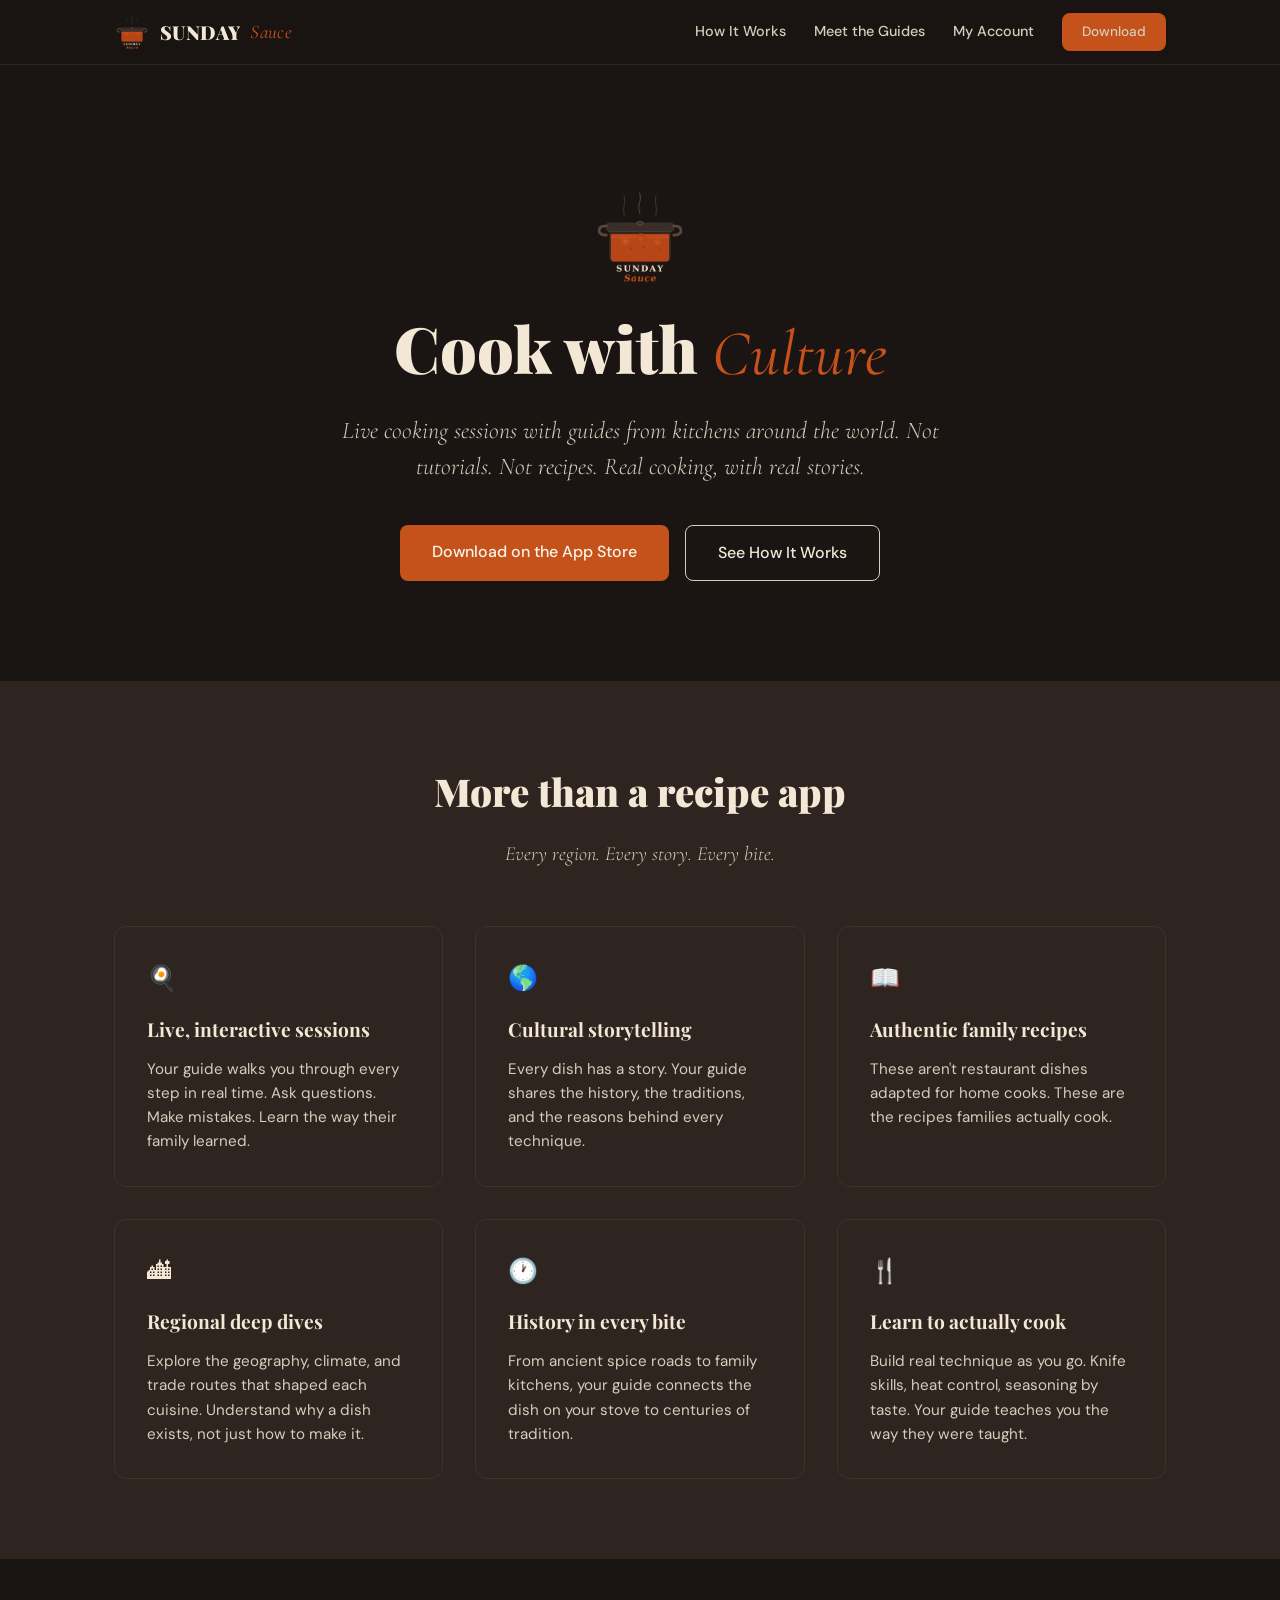
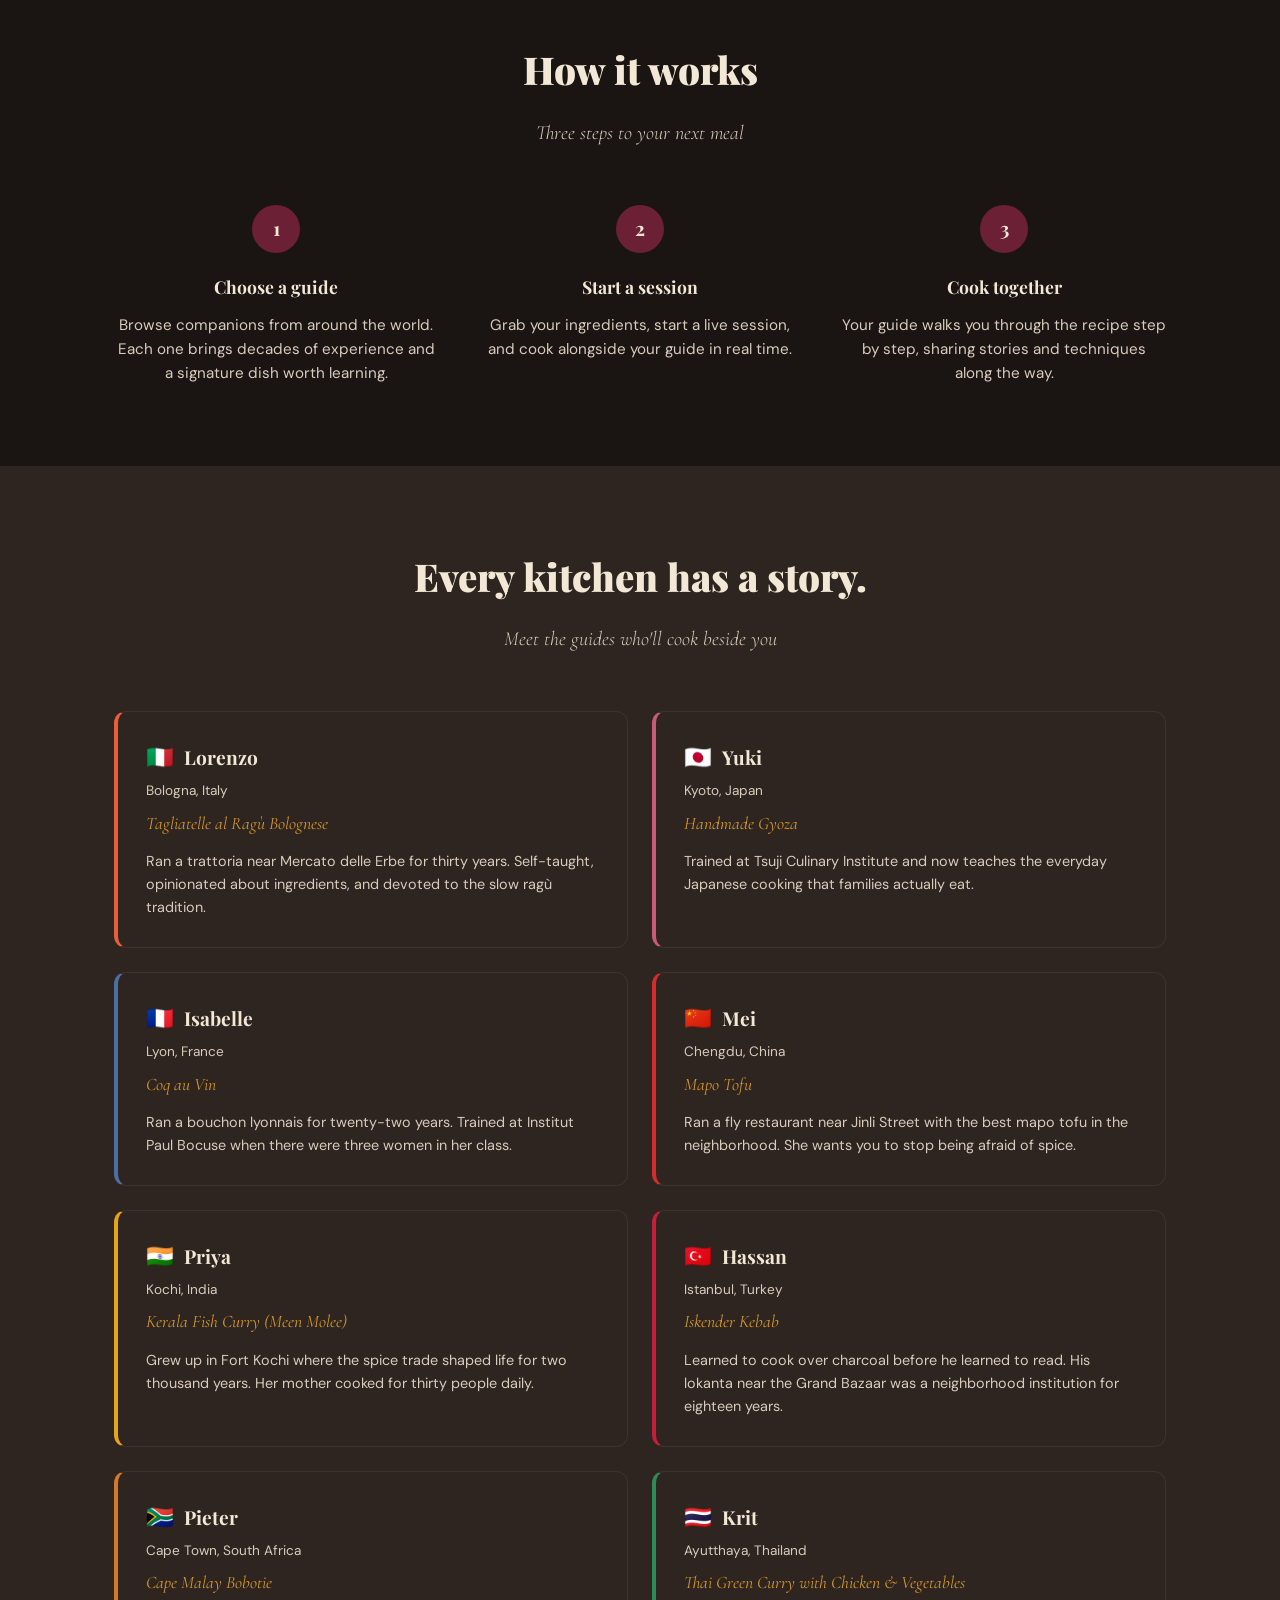
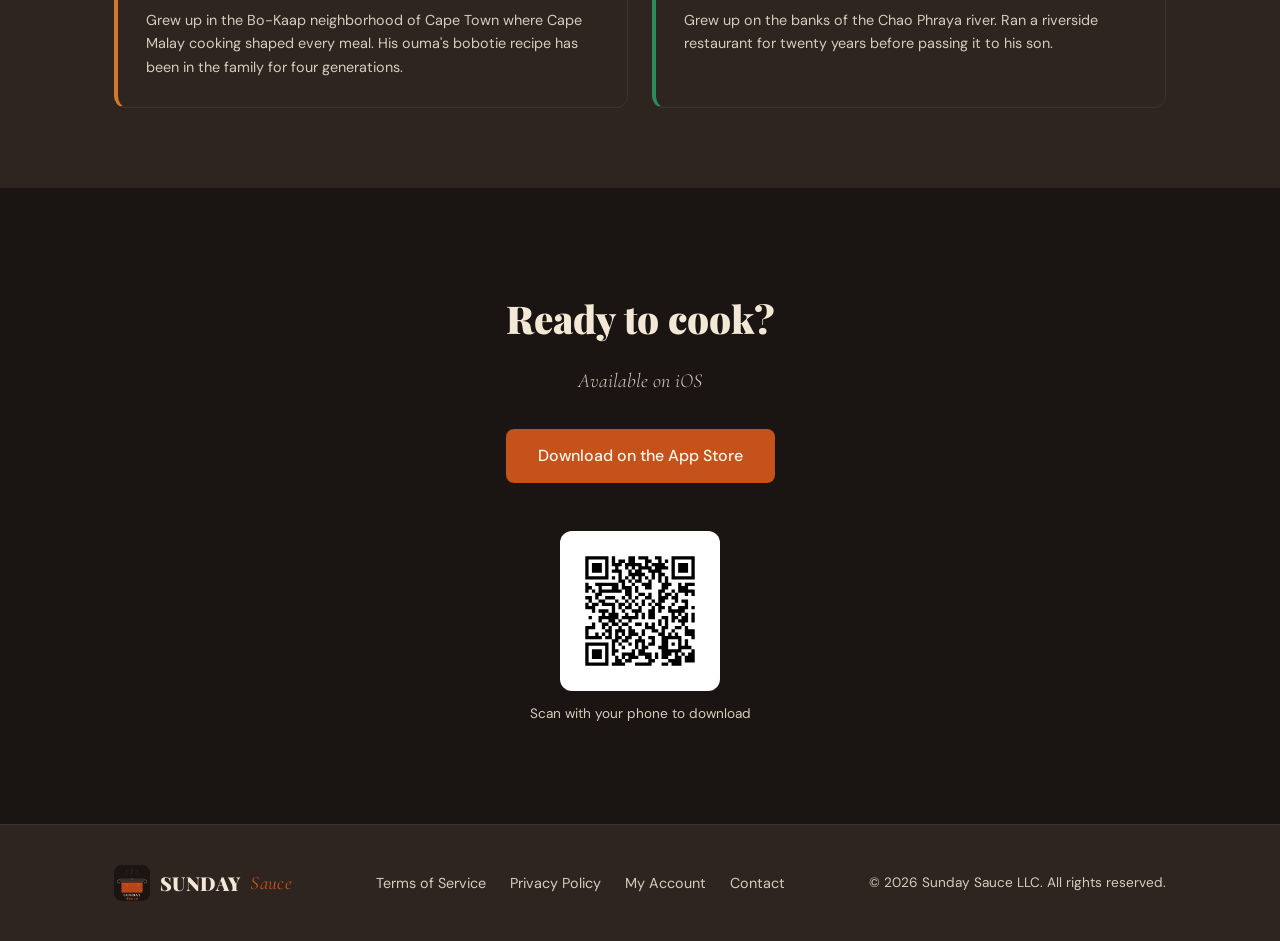
<file: index.html>
<!DOCTYPE html>
<html lang="en">
<head>
  <meta charset="UTF-8">
  <meta name="viewport" content="width=device-width, initial-scale=1.0">
  <title>Sunday Sauce | Cook with Culture</title>
  <meta name="description" content="Live interactive cooking sessions with guides from kitchens around the world. Authentic family recipes with cultural storytelling. Not tutorials. Real cooking, with real stories.">
  <meta name="keywords" content="cooking app, cultural cooking, live cooking sessions, authentic recipes, AI cooking guide, international cuisine">
  <link rel="canonical" href="https://sundaysauce.app/">

  <!-- Open Graph -->
  <meta property="og:type" content="website">
  <meta property="og:url" content="https://sundaysauce.app/">
  <meta property="og:title" content="Sunday Sauce | Cook with Culture">
  <meta property="og:description" content="Live interactive cooking sessions with guides from kitchens around the world. Authentic family recipes with cultural storytelling.">
  <meta property="og:image" content="https://sundaysauce.app/assets/icon.png">
  <meta property="og:site_name" content="Sunday Sauce">

  <!-- Twitter -->
  <meta name="twitter:card" content="summary">
  <meta name="twitter:title" content="Sunday Sauce | Cook with Culture">
  <meta name="twitter:description" content="Live interactive cooking sessions with guides from kitchens around the world.">
  <meta name="twitter:image" content="https://sundaysauce.app/assets/icon.png">

  <link rel="icon" type="image/png" href="assets/icon.png">
  <link rel="stylesheet" href="css/styles.css">

  <!-- Structured Data -->
  <script type="application/ld+json">
  {
    "@context": "https://schema.org",
    "@type": "MobileApplication",
    "name": "Sunday Sauce",
    "operatingSystem": "iOS",
    "applicationCategory": "FoodApplication",
    "description": "Live interactive cooking sessions with AI guides from kitchens around the world. Authentic family recipes with cultural storytelling.",
    "offers": {
      "@type": "Offer",
      "price": "0",
      "priceCurrency": "USD"
    },
    "author": {
      "@type": "Organization",
      "name": "Sunday Sauce LLC",
      "email": "sundaysauceapp@gmail.com",
      "url": "https://sundaysauce.app"
    }
  }
  </script>
</head>
<body>

  <!-- Header -->
  <header class="site-header">
    <div class="container header-inner">
      <a href="/" class="logo"><img src="assets/logo.png" alt="Sunday Sauce logo">SUNDAY <span>Sauce</span></a>
      <input type="checkbox" id="nav-toggle" class="nav-toggle" aria-label="Toggle navigation">
      <label for="nav-toggle" class="nav-toggle-label"><span></span></label>
      <nav class="nav-links">
        <a href="#how-it-works">How It Works</a>
        <a href="#guides">Meet the Guides</a>
        <a href="account.html">My Account</a>
        <a href="https://apps.apple.com/us/app/sunday-sauce/id6761085075" class="btn-primary" style="padding: 8px 20px; font-size: 0.85rem;">Download</a>
      </nav>
    </div>
  </header>

  <main>

    <!-- Hero -->
    <section class="hero">
      <div class="container">
        <img src="assets/logo.png" alt="Sunday Sauce" style="width: 100px; height: 100px; border-radius: 16px; margin: 0 auto 28px;">
        <h1>Cook with <em>Culture</em></h1>
        <p class="hero-sub">Live cooking sessions with guides from kitchens around the world. Not tutorials. Not recipes. Real cooking, with real stories.</p>
        <div class="hero-actions">
          <a href="https://apps.apple.com/us/app/sunday-sauce/id6761085075" class="btn-primary">Download on the App Store</a>
          <a href="#how-it-works" class="btn-secondary">See How It Works</a>
        </div>
      </div>
    </section>

    <!-- What It Is -->
    <section class="section" style="background: var(--smoke);">
      <div class="container">
        <h2 class="section-title">More than a recipe app</h2>
        <p class="section-subtitle">Every region. Every story. Every bite.</p>
        <div class="features-grid">
          <div class="feature-card">
            <div class="icon">&#127859;</div>
            <h3>Live, interactive sessions</h3>
            <p>Your guide walks you through every step in real time. Ask questions. Make mistakes. Learn the way their family learned.</p>
          </div>
          <div class="feature-card">
            <div class="icon">&#127758;</div>
            <h3>Cultural storytelling</h3>
            <p>Every dish has a story. Your guide shares the history, the traditions, and the reasons behind every technique.</p>
          </div>
          <div class="feature-card">
            <div class="icon">&#128214;</div>
            <h3>Authentic family recipes</h3>
            <p>These aren't restaurant dishes adapted for home cooks. These are the recipes families actually cook.</p>
          </div>
        </div>
        <div class="features-grid" style="margin-top: 32px;">
          <div class="feature-card">
            <div class="icon">&#127961;</div>
            <h3>Regional deep dives</h3>
            <p>Explore the geography, climate, and trade routes that shaped each cuisine. Understand why a dish exists, not just how to make it.</p>
          </div>
          <div class="feature-card">
            <div class="icon">&#128336;</div>
            <h3>History in every bite</h3>
            <p>From ancient spice roads to family kitchens, your guide connects the dish on your stove to centuries of tradition.</p>
          </div>
          <div class="feature-card">
            <div class="icon">&#127860;</div>
            <h3>Learn to actually cook</h3>
            <p>Build real technique as you go. Knife skills, heat control, seasoning by taste. Your guide teaches you the way they were taught.</p>
          </div>
        </div>
      </div>
    </section>

    <!-- How It Works -->
    <section id="how-it-works" class="section">
      <div class="container">
        <h2 class="section-title">How it works</h2>
        <p class="section-subtitle">Three steps to your next meal</p>
        <div class="steps-grid">
          <div class="step">
            <div class="step-number">1</div>
            <h3>Choose a guide</h3>
            <p>Browse companions from around the world. Each one brings decades of experience and a signature dish worth learning.</p>
          </div>
          <div class="step">
            <div class="step-number">2</div>
            <h3>Start a session</h3>
            <p>Grab your ingredients, start a live session, and cook alongside your guide in real time.</p>
          </div>
          <div class="step">
            <div class="step-number">3</div>
            <h3>Cook together</h3>
            <p>Your guide walks you through the recipe step by step, sharing stories and techniques along the way.</p>
          </div>
        </div>
      </div>
    </section>

    <!-- Meet the Guides -->
    <section id="guides" class="section" style="background: var(--smoke);">
      <div class="container">
        <h2 class="section-title">Every kitchen has a story.</h2>
        <p class="section-subtitle">Meet the guides who'll cook beside you</p>
        <div class="guides-grid">

          <div class="guide-card" style="border-left-color: #E85D3A;">
            <div class="guide-header">
              <span class="guide-flag">&#127470;&#127481;</span>
              <span class="guide-name">Lorenzo</span>
            </div>
            <div class="guide-location">Bologna, Italy</div>
            <div class="guide-dish">Tagliatelle al Rag&ugrave; Bolognese</div>
            <p class="guide-bio">Ran a trattoria near Mercato delle Erbe for thirty years. Self-taught, opinionated about ingredients, and devoted to the slow rag&ugrave; tradition.</p>
          </div>

          <div class="guide-card" style="border-left-color: #C75B7A;">
            <div class="guide-header">
              <span class="guide-flag">&#127471;&#127477;</span>
              <span class="guide-name">Yuki</span>
            </div>
            <div class="guide-location">Kyoto, Japan</div>
            <div class="guide-dish">Handmade Gyoza</div>
            <p class="guide-bio">Trained at Tsuji Culinary Institute and now teaches the everyday Japanese cooking that families actually eat.</p>
          </div>

          <div class="guide-card" style="border-left-color: #4A6FA5;">
            <div class="guide-header">
              <span class="guide-flag">&#127467;&#127479;</span>
              <span class="guide-name">Isabelle</span>
            </div>
            <div class="guide-location">Lyon, France</div>
            <div class="guide-dish">Coq au Vin</div>
            <p class="guide-bio">Ran a bouchon lyonnais for twenty-two years. Trained at Institut Paul Bocuse when there were three women in her class.</p>
          </div>

          <div class="guide-card" style="border-left-color: #D42C2C;">
            <div class="guide-header">
              <span class="guide-flag">&#127464;&#127475;</span>
              <span class="guide-name">Mei</span>
            </div>
            <div class="guide-location">Chengdu, China</div>
            <div class="guide-dish">Mapo Tofu</div>
            <p class="guide-bio">Ran a fly restaurant near Jinli Street with the best mapo tofu in the neighborhood. She wants you to stop being afraid of spice.</p>
          </div>

          <div class="guide-card" style="border-left-color: #E8A317;">
            <div class="guide-header">
              <span class="guide-flag">&#127470;&#127475;</span>
              <span class="guide-name">Priya</span>
            </div>
            <div class="guide-location">Kochi, India</div>
            <div class="guide-dish">Kerala Fish Curry (Meen Molee)</div>
            <p class="guide-bio">Grew up in Fort Kochi where the spice trade shaped life for two thousand years. Her mother cooked for thirty people daily.</p>
          </div>

          <div class="guide-card" style="border-left-color: #C41E3A;">
            <div class="guide-header">
              <span class="guide-flag">&#127481;&#127479;</span>
              <span class="guide-name">Hassan</span>
            </div>
            <div class="guide-location">Istanbul, Turkey</div>
            <div class="guide-dish">Iskender Kebab</div>
            <p class="guide-bio">Learned to cook over charcoal before he learned to read. His lokanta near the Grand Bazaar was a neighborhood institution for eighteen years.</p>
          </div>

          <div class="guide-card" style="border-left-color: #D4782A;">
            <div class="guide-header">
              <span class="guide-flag">&#127487;&#127462;</span>
              <span class="guide-name">Pieter</span>
            </div>
            <div class="guide-location">Cape Town, South Africa</div>
            <div class="guide-dish">Cape Malay Bobotie</div>
            <p class="guide-bio">Grew up in the Bo-Kaap neighborhood of Cape Town where Cape Malay cooking shaped every meal. His ouma's bobotie recipe has been in the family for four generations.</p>
          </div>

          <div class="guide-card" style="border-left-color: #2E8B57;">
            <div class="guide-header">
              <span class="guide-flag">&#127481;&#127469;</span>
              <span class="guide-name">Krit</span>
            </div>
            <div class="guide-location">Ayutthaya, Thailand</div>
            <div class="guide-dish">Thai Green Curry with Chicken &amp; Vegetables</div>
            <p class="guide-bio">Grew up on the banks of the Chao Phraya river. Ran a riverside restaurant for twenty years before passing it to his son.</p>
          </div>

        </div>
      </div>
    </section>

    <!-- Download CTA -->
    <section id="download" class="cta-section">
      <div class="container">
        <h2>Ready to cook?</h2>
        <p>Available on iOS</p>
        <a href="https://apps.apple.com/us/app/sunday-sauce/id6761085075" class="btn-primary">Download on the App Store</a>
        <div class="qr-block">
          <img src="assets/appstore-qr.svg" alt="Scan to download Sunday Sauce from the App Store" class="qr-code">
          <p class="qr-hint">Scan with your phone to download</p>
        </div>
      </div>
    </section>

  </main>

  <!-- Footer -->
  <footer class="site-footer">
    <div class="container footer-inner">
      <span class="logo"><img src="assets/logo.png" alt="Sunday Sauce logo">SUNDAY <span>Sauce</span></span>
      <nav class="footer-links">
        <a href="terms.html">Terms of Service</a>
        <a href="privacy.html">Privacy Policy</a>
        <a href="account.html">My Account</a>
        <a href="mailto:sundaysauceapp@gmail.com">Contact</a>
      </nav>
      <span class="footer-copy">&copy; 2026 Sunday Sauce LLC. All rights reserved.</span>
    </div>
  </footer>

</body>
</html>
</file>
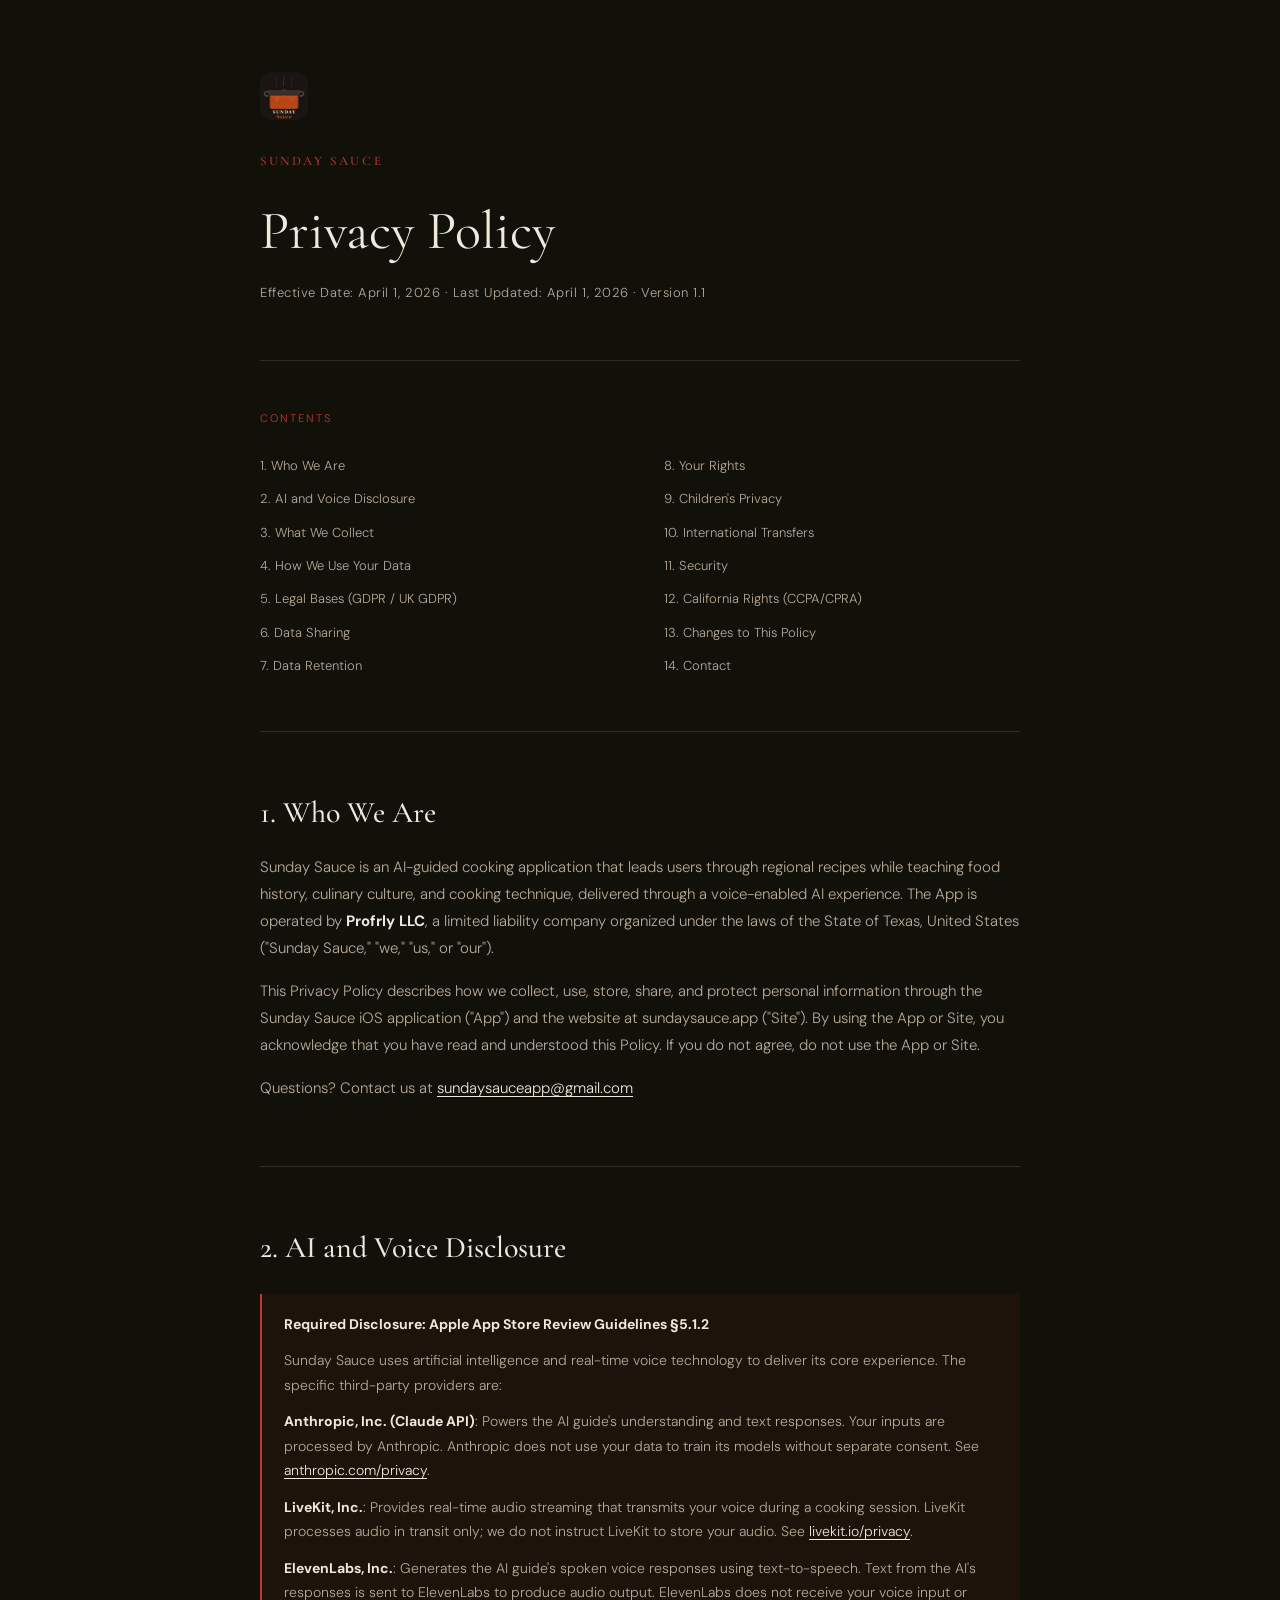
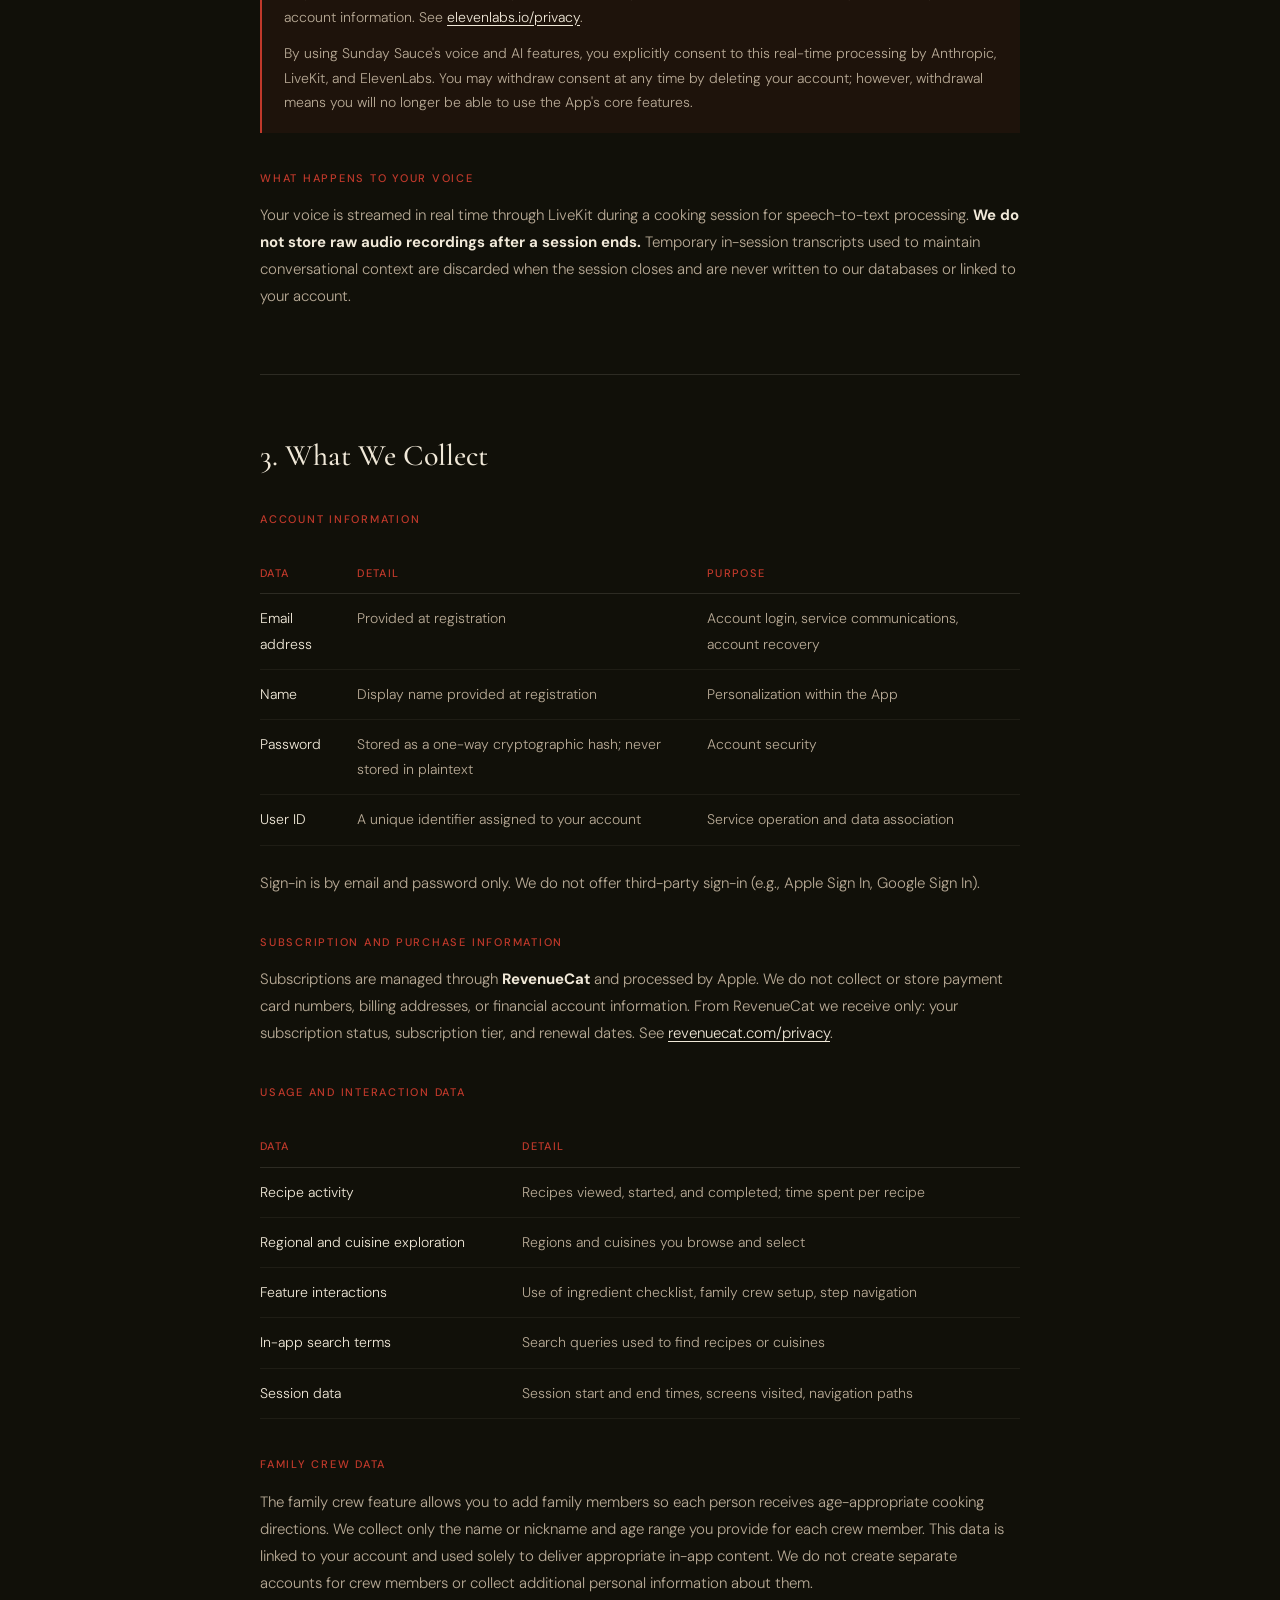
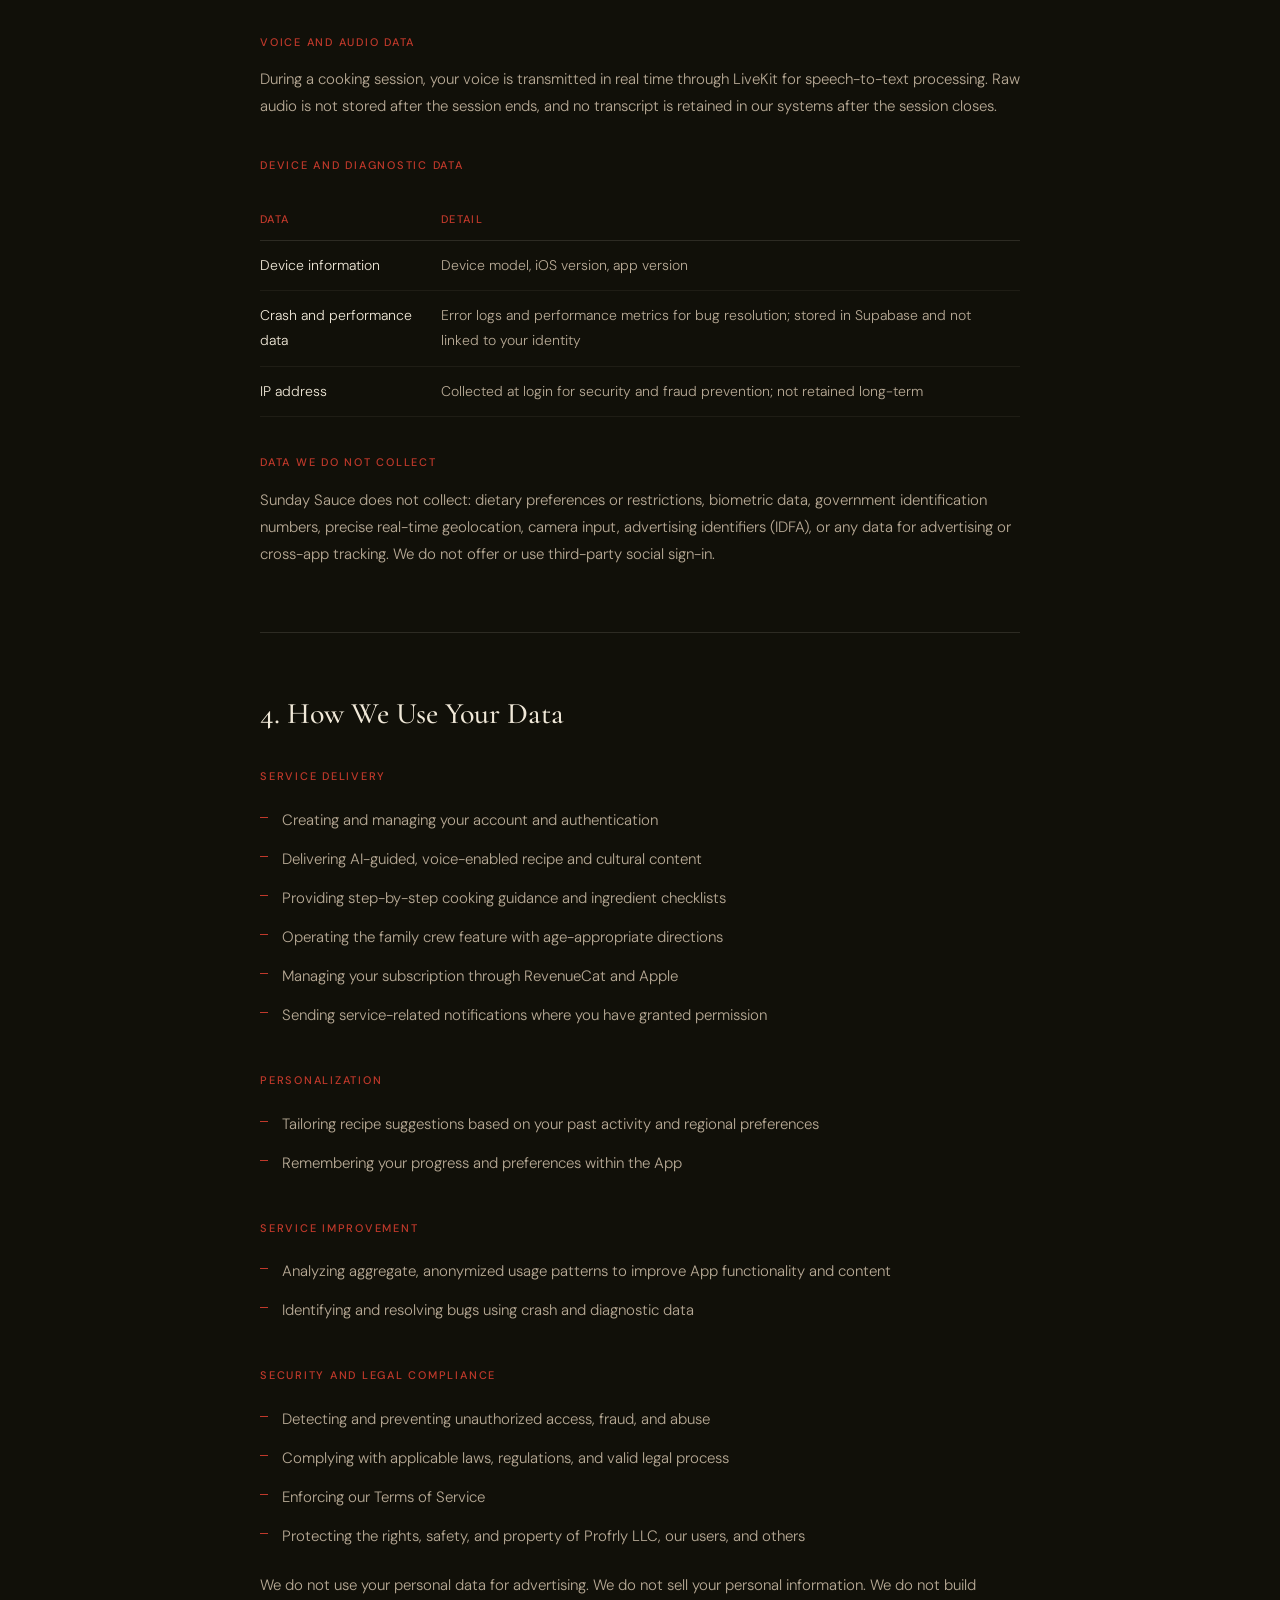
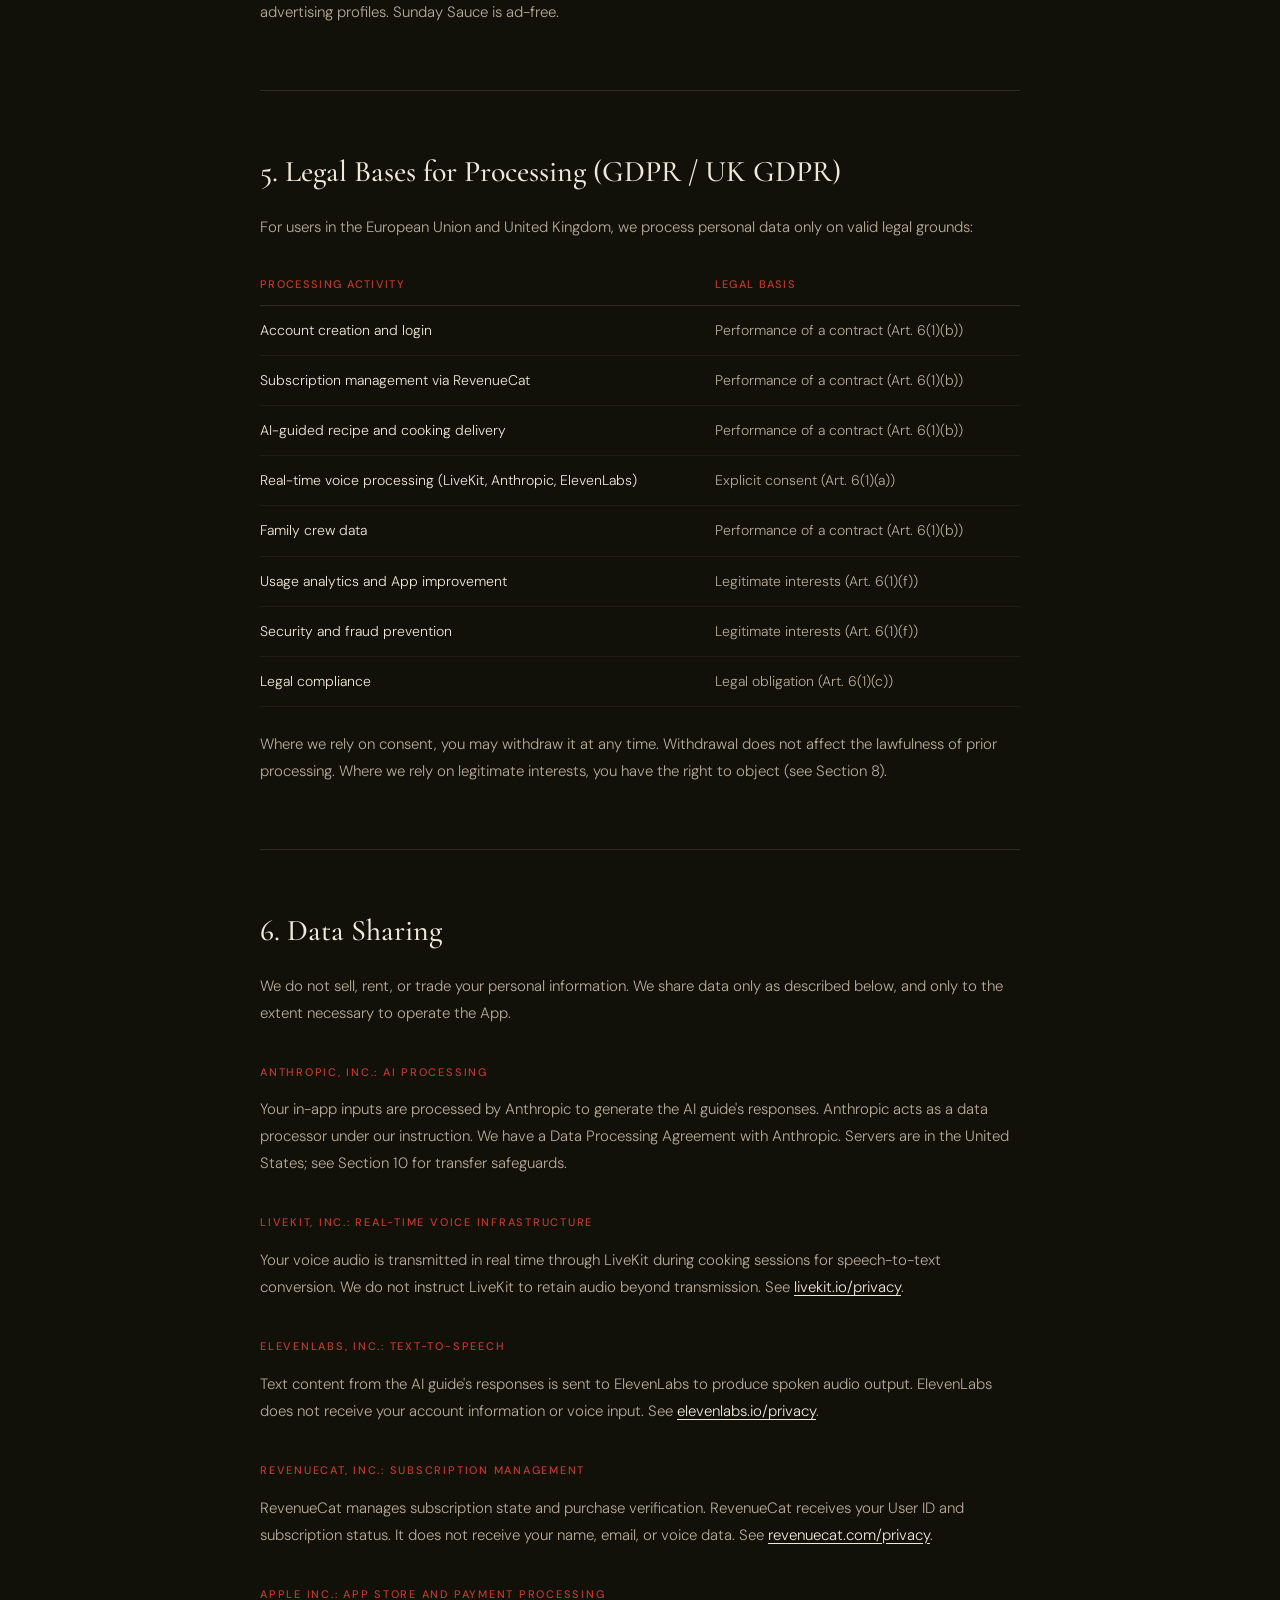
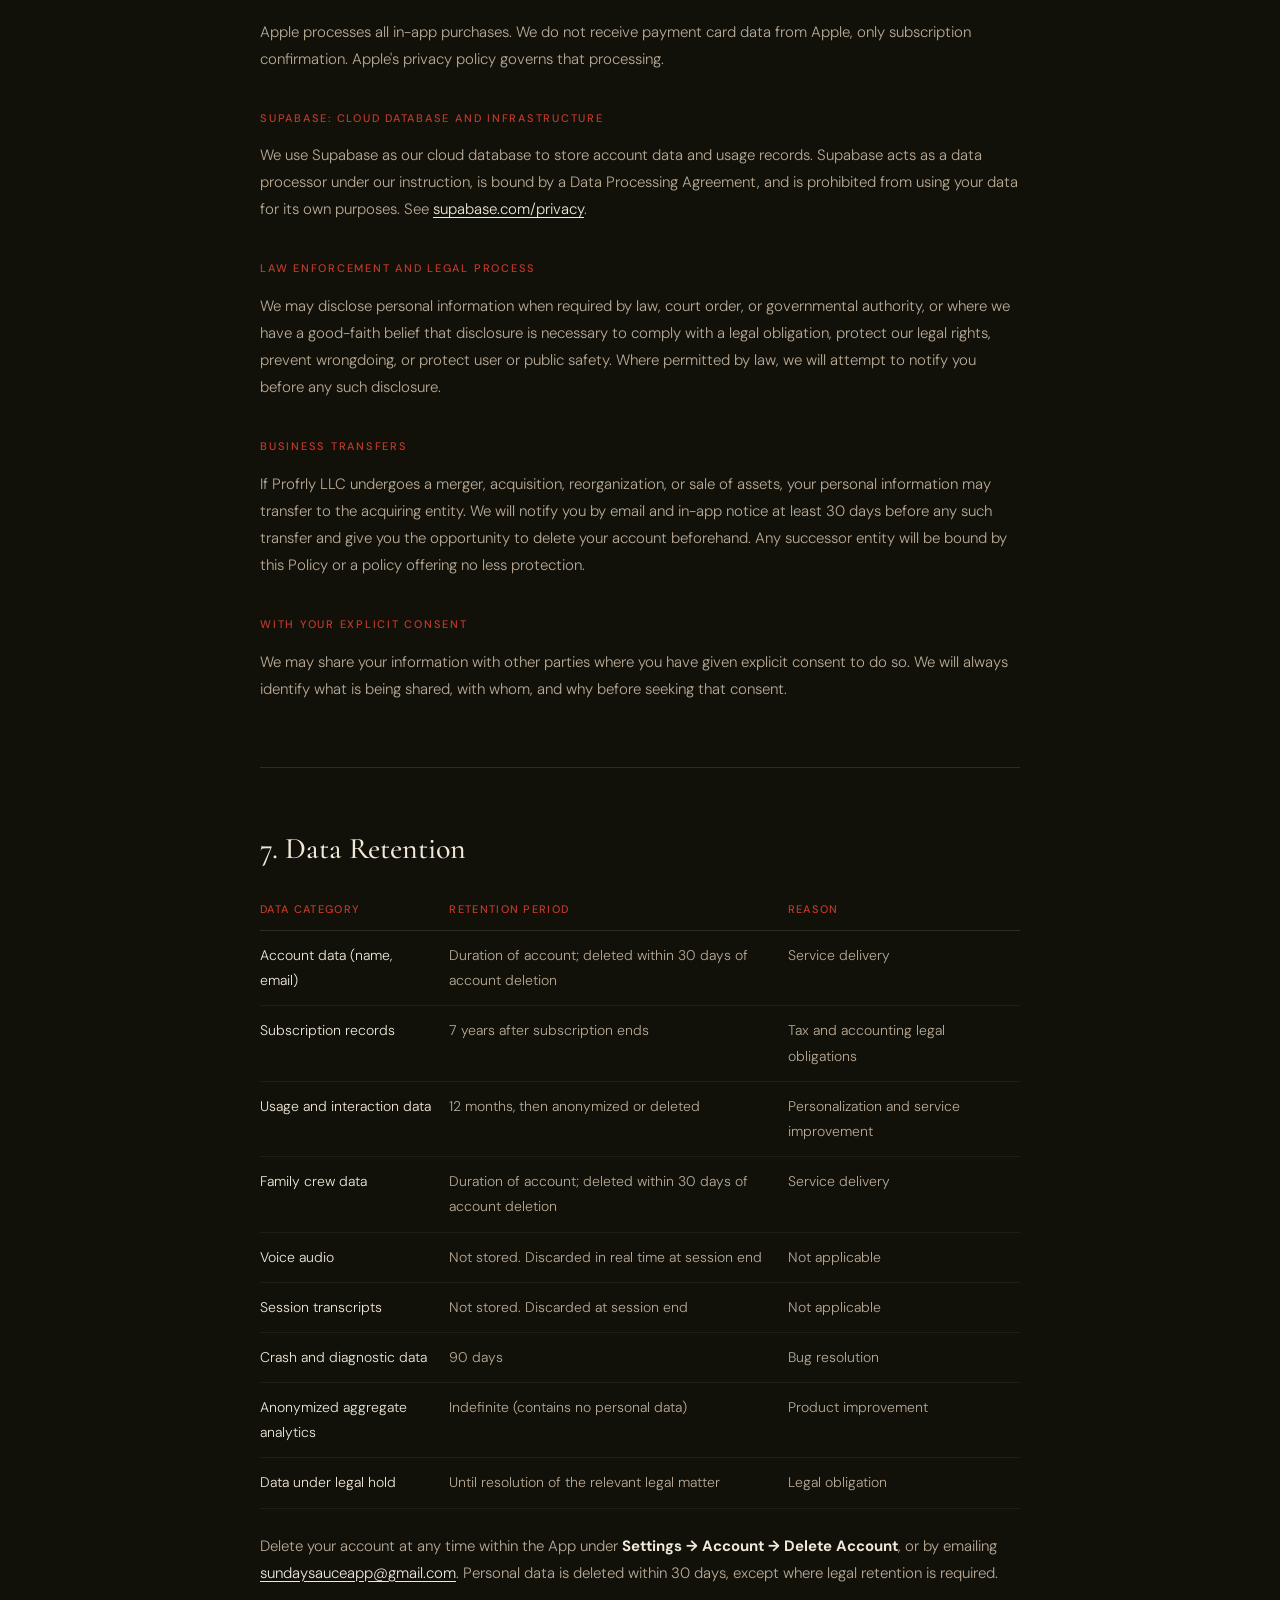
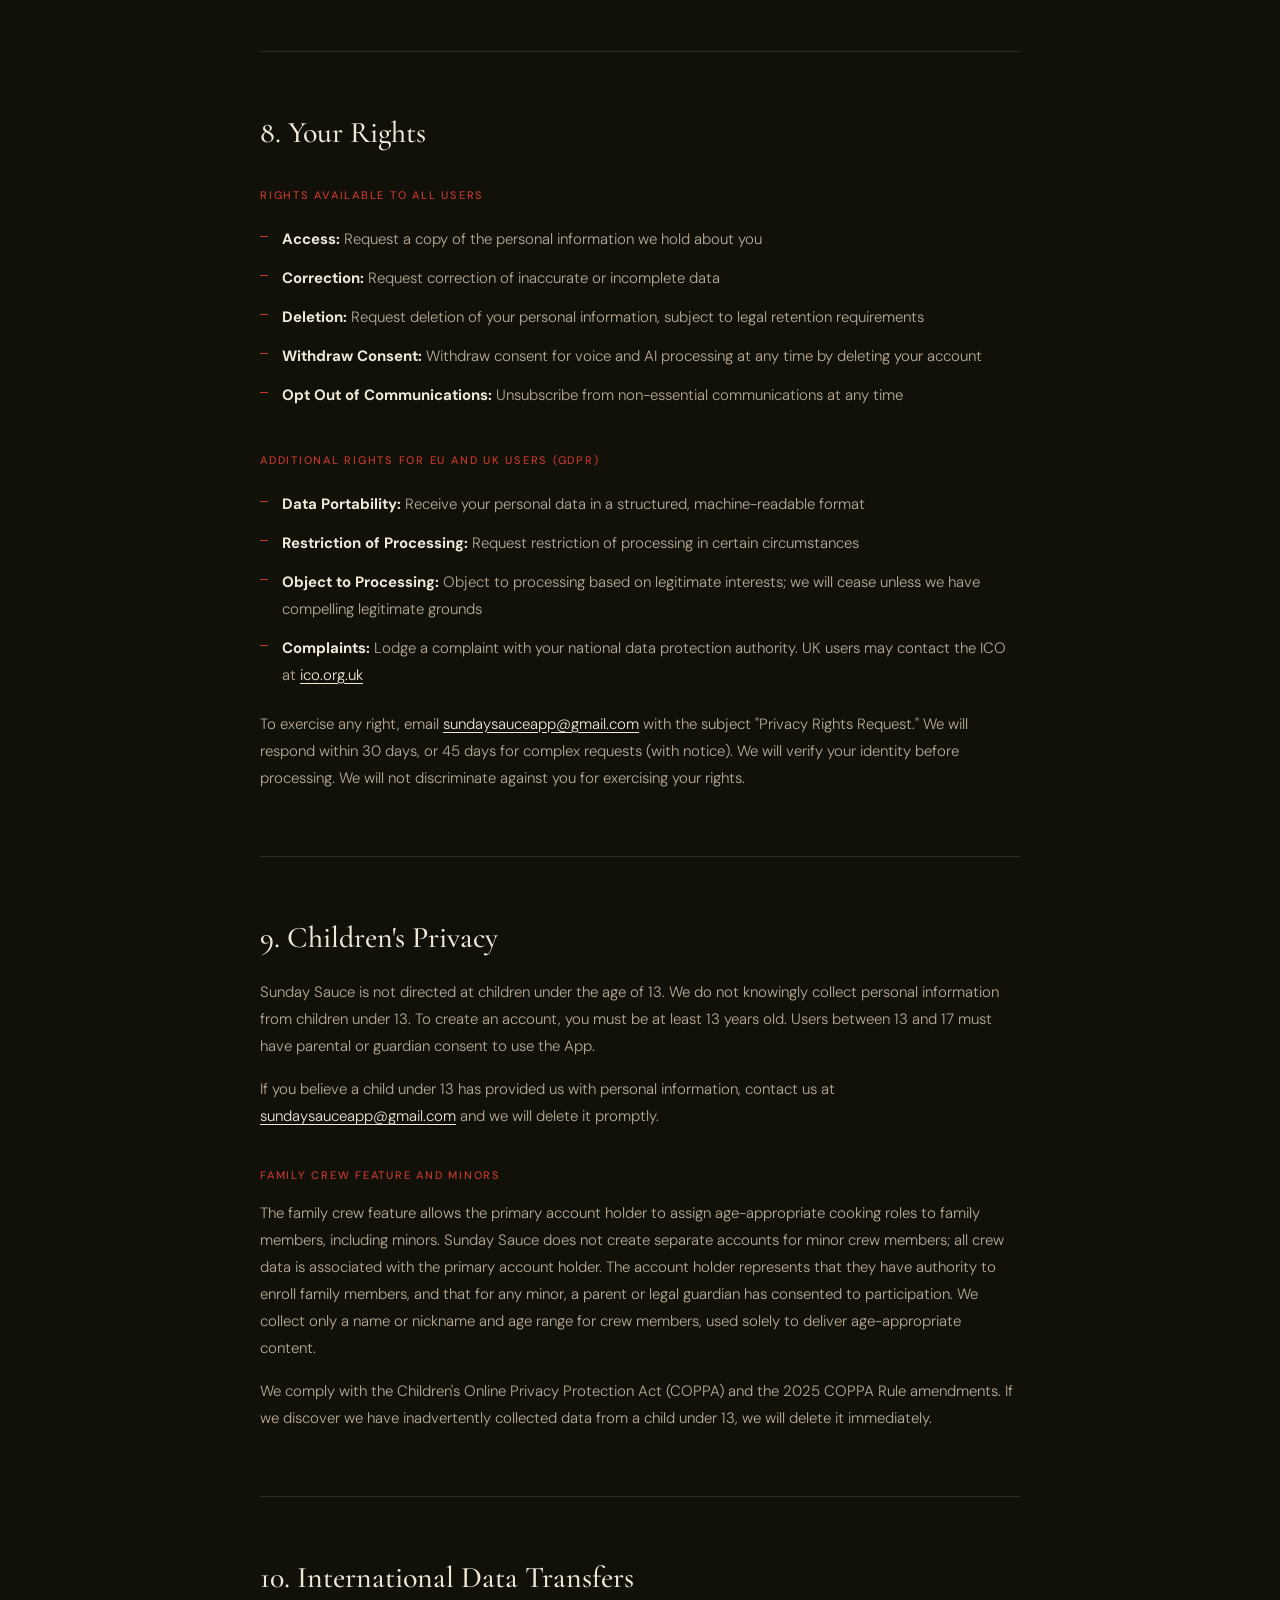
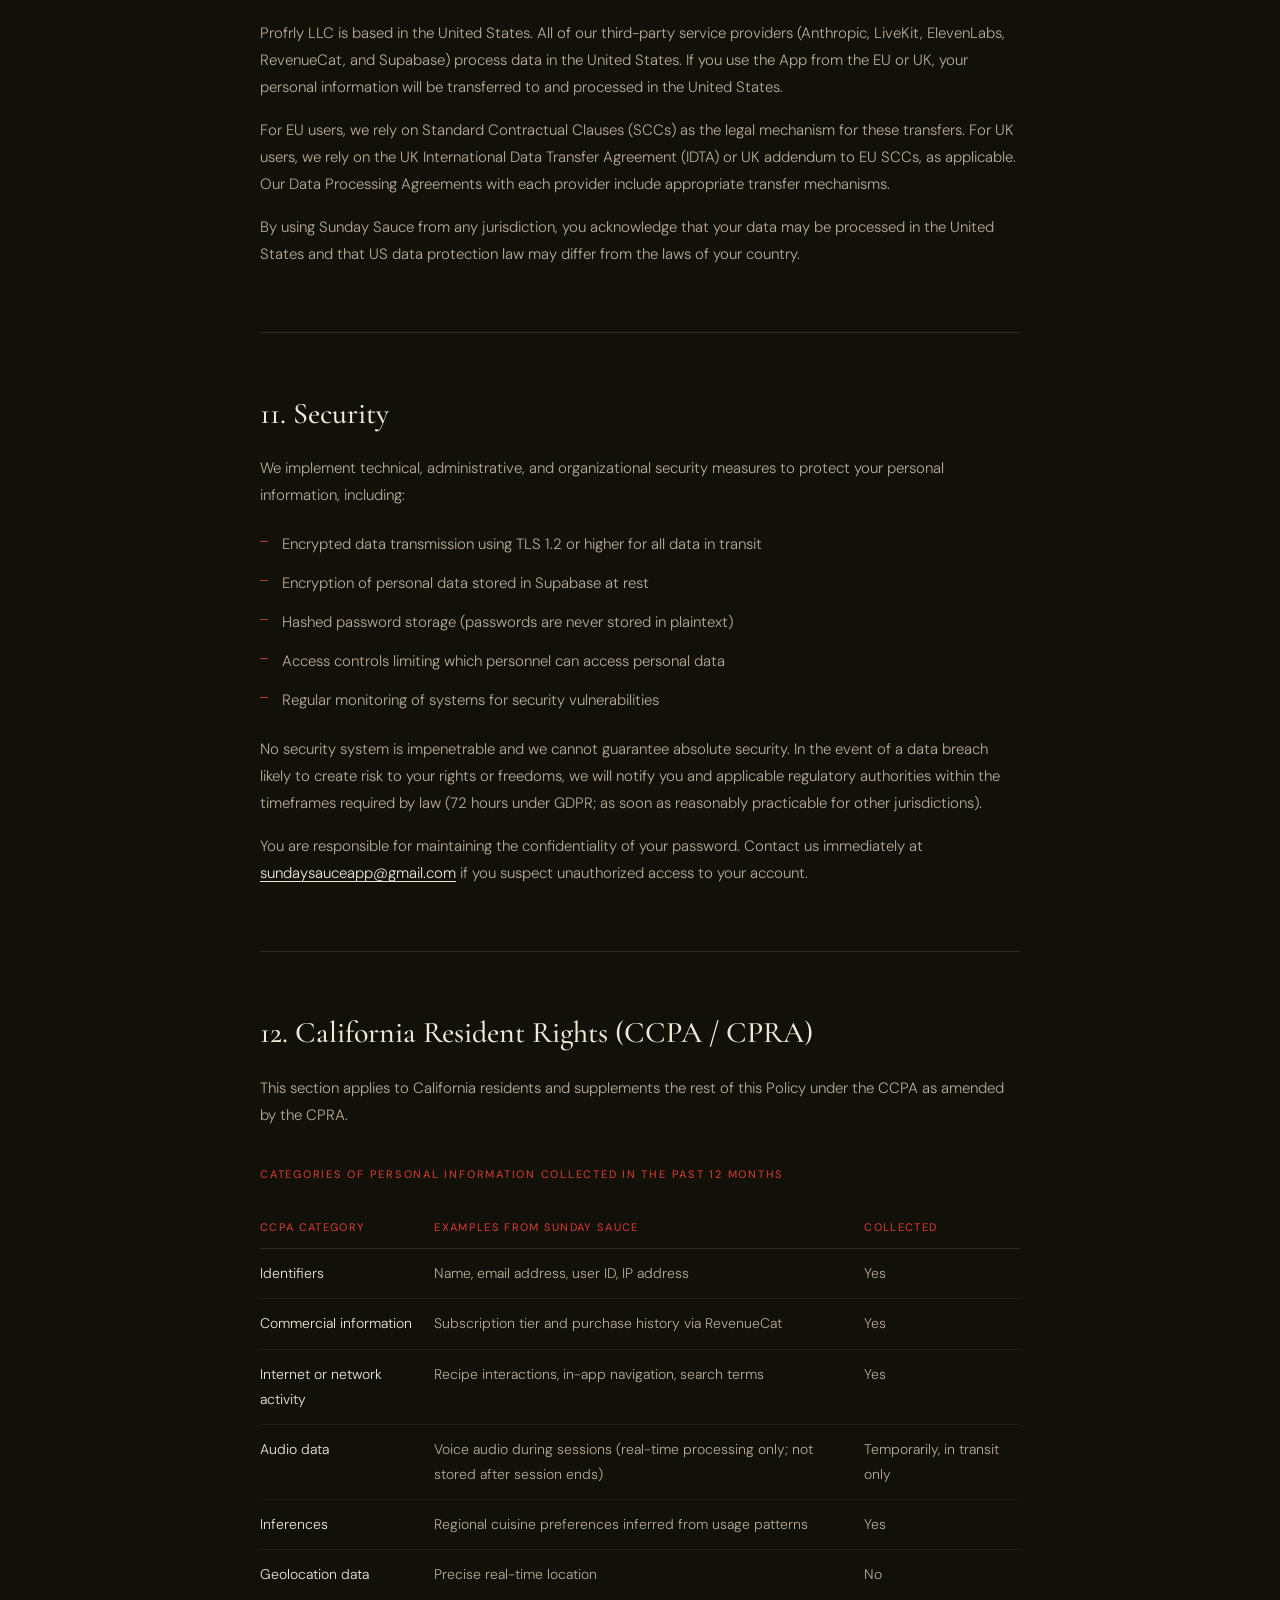
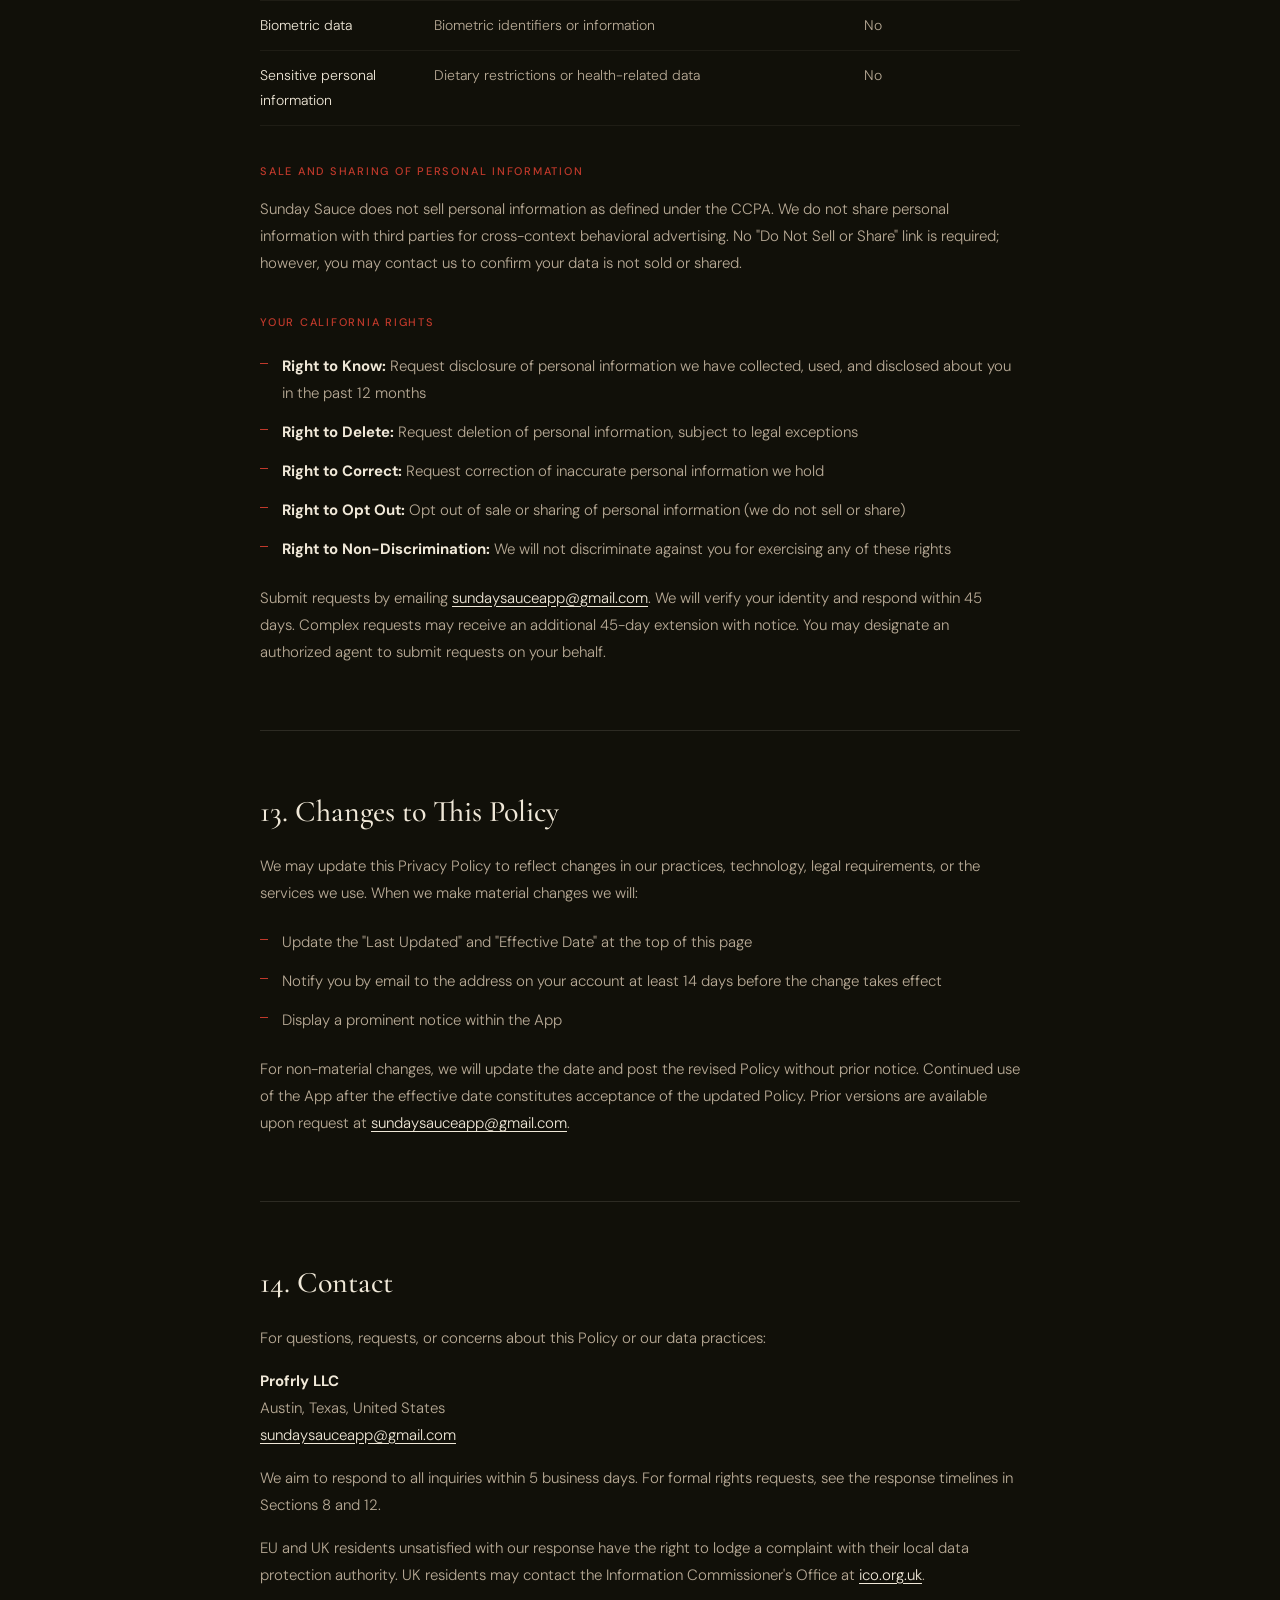
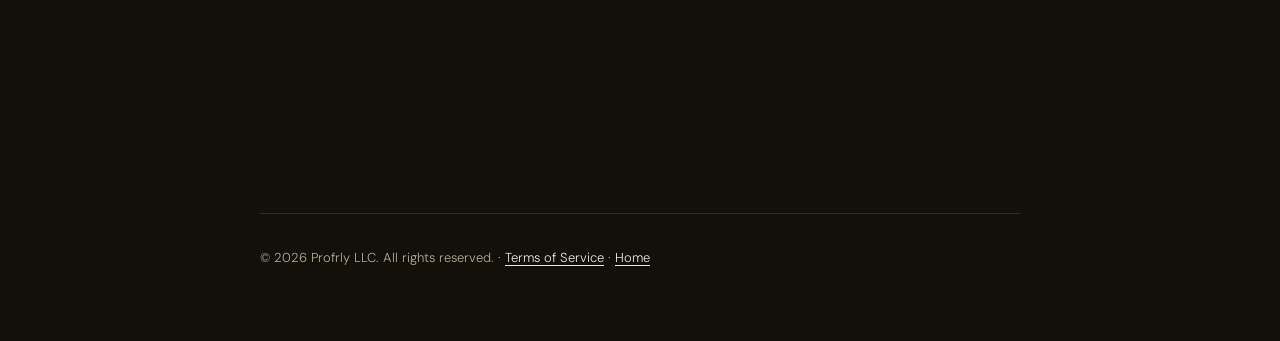
<file: privacy.html>
<!DOCTYPE html>
<html lang="en">
<head>
  <meta charset="UTF-8" />
  <meta name="viewport" content="width=device-width, initial-scale=1.0" />
  <title>Privacy Policy | Sunday Sauce</title>
  <meta name="description" content="How Sunday Sauce collects, uses, and protects your personal information. AI and voice disclosure, data retention, your rights, and how to delete your account.">
  <link rel="canonical" href="https://sundaysauce.app/privacy.html">
  <link rel="preconnect" href="https://fonts.googleapis.com" />
  <link rel="preconnect" href="https://fonts.gstatic.com" crossorigin />
  <link href="https://fonts.googleapis.com/css2?family=Cormorant+Garamond:ital,wght@0,400;0,500;0,600;1,400;1,500&family=DM+Sans:wght@300;400;500&display=swap" rel="stylesheet" />
  <style>
    :root { --bg:#111009; --cream:#f0e8d8; --cream-dim:#b8aa96; --red:#c0392b; --border:rgba(240,232,216,0.12); }
    *,*::before,*::after{box-sizing:border-box;margin:0;padding:0}
    body{background:var(--bg);color:var(--cream);font-family:'DM Sans',sans-serif;font-weight:300;font-size:16px;line-height:1.8;padding:0 24px}
    header{max-width:760px;margin:0 auto;padding:72px 0 56px;border-bottom:1px solid var(--border)}
    .wordmark{font-family:'Cormorant Garamond',serif;font-size:13px;font-weight:500;letter-spacing:.2em;text-transform:uppercase;color:var(--red);margin-bottom:28px;display:block}
    h1{font-family:'Cormorant Garamond',serif;font-size:clamp(36px,5vw,54px);font-weight:400;line-height:1.1;color:var(--cream);margin-bottom:20px}
    .meta{font-size:13px;color:var(--cream-dim);letter-spacing:.04em}
    .toc{max-width:760px;margin:0 auto;padding:48px 0;border-bottom:1px solid var(--border)}
    .toc-label{font-size:11px;letter-spacing:.18em;text-transform:uppercase;color:var(--red);margin-bottom:20px;display:block}
    .toc ol{list-style:none;padding:0;columns:2;column-gap:48px}
    @media(max-width:560px){.toc ol{columns:1}}
    .toc ol li{padding:5px 0;font-size:13px;color:var(--cream-dim)}
    .toc ol li a{color:var(--cream-dim);text-decoration:none}
    .toc ol li a:hover{color:var(--cream)}
    main{max-width:760px;margin:0 auto;padding:64px 0 96px}
    section{margin-bottom:64px;padding-bottom:64px;border-bottom:1px solid var(--border);scroll-margin-top:32px}
    section:last-child{border-bottom:none}
    h2{font-family:'Cormorant Garamond',serif;font-size:30px;font-weight:500;color:var(--cream);margin-bottom:24px;line-height:1.15}
    h3{font-family:'DM Sans',sans-serif;font-size:11px;font-weight:500;letter-spacing:.16em;text-transform:uppercase;color:var(--red);margin-top:36px;margin-bottom:14px}
    p{color:var(--cream-dim);margin-bottom:16px;font-size:15px}
    p:last-child{margin-bottom:0}
    ul{list-style:none;padding:0;margin-bottom:16px}
    ul li{color:var(--cream-dim);font-size:15px;padding:6px 0 6px 22px;position:relative}
    ul li::before{content:'';position:absolute;left:0;top:16px;width:8px;height:1px;background:var(--red)}
    a{color:var(--cream);text-decoration:underline;text-underline-offset:3px}
    a:hover{color:var(--red)}
    .callout{border-left:2px solid var(--red);padding:18px 22px;margin:28px 0;background:rgba(192,57,43,0.07)}
    .callout p{font-size:14px;margin:0;line-height:1.75}
    .callout p+p{margin-top:12px}
    table{width:100%;border-collapse:collapse;margin:24px 0;font-size:14px}
    th{text-align:left;font-size:11px;font-weight:500;letter-spacing:.12em;text-transform:uppercase;color:var(--red);padding:10px 16px 10px 0;border-bottom:1px solid var(--border)}
    td{color:var(--cream-dim);padding:12px 16px 12px 0;border-bottom:1px solid rgba(240,232,216,0.06);vertical-align:top}
    td:first-child{color:var(--cream)}
    footer{max-width:760px;margin:0 auto;padding:32px 0 72px;border-top:1px solid var(--border)}
    footer p{font-size:13px;color:var(--cream-dim)}
  </style>
</head>
<body>
<header>
  <a href="/"><img src="assets/logo.png" alt="Sunday Sauce logo" style="width:48px;height:48px;border-radius:8px;margin-bottom:20px"></a>
  <span class="wordmark">Sunday Sauce</span>
  <h1>Privacy Policy</h1>
  <p class="meta">Effective Date: April 1, 2026 &middot; Last Updated: April 1, 2026 &middot; Version 1.1</p>
</header>

<nav class="toc" aria-label="Table of contents">
  <span class="toc-label">Contents</span>
  <ol>
    <li><a href="#overview">1. Who We Are</a></li>
    <li><a href="#ai-disclosure">2. AI and Voice Disclosure</a></li>
    <li><a href="#what-we-collect">3. What We Collect</a></li>
    <li><a href="#how-we-use">4. How We Use Your Data</a></li>
    <li><a href="#legal-basis">5. Legal Bases (GDPR / UK GDPR)</a></li>
    <li><a href="#sharing">6. Data Sharing</a></li>
    <li><a href="#retention">7. Data Retention</a></li>
    <li><a href="#rights">8. Your Rights</a></li>
    <li><a href="#children">9. Children's Privacy</a></li>
    <li><a href="#international">10. International Transfers</a></li>
    <li><a href="#security">11. Security</a></li>
    <li><a href="#california">12. California Rights (CCPA/CPRA)</a></li>
    <li><a href="#changes">13. Changes to This Policy</a></li>
    <li><a href="#contact">14. Contact</a></li>
  </ol>
</nav>

<main>

<section id="overview">
  <h2>1. Who We Are</h2>
  <p>Sunday Sauce is an AI-guided cooking application that leads users through regional recipes while teaching food history, culinary culture, and cooking technique, delivered through a voice-enabled AI experience. The App is operated by <strong style="color:var(--cream)">Profrly LLC</strong>, a limited liability company organized under the laws of the State of Texas, United States ("Sunday Sauce," "we," "us," or "our").</p>
  <p>This Privacy Policy describes how we collect, use, store, share, and protect personal information through the Sunday Sauce iOS application ("App") and the website at sundaysauce.app ("Site"). By using the App or Site, you acknowledge that you have read and understood this Policy. If you do not agree, do not use the App or Site.</p>
  <p>Questions? Contact us at <a href="mailto:sundaysauceapp@gmail.com">sundaysauceapp@gmail.com</a></p>
</section>

<section id="ai-disclosure">
  <h2>2. AI and Voice Disclosure</h2>
  <div class="callout">
    <p><strong style="color:var(--cream)">Required Disclosure: Apple App Store Review Guidelines &sect;5.1.2</strong></p>
    <p>Sunday Sauce uses artificial intelligence and real-time voice technology to deliver its core experience. The specific third-party providers are:</p>
    <p><strong style="color:var(--cream)">Anthropic, Inc. (Claude API)</strong>: Powers the AI guide's understanding and text responses. Your inputs are processed by Anthropic. Anthropic does not use your data to train its models without separate consent. See <a href="https://www.anthropic.com/privacy">anthropic.com/privacy</a>.</p>
    <p><strong style="color:var(--cream)">LiveKit, Inc.</strong>: Provides real-time audio streaming that transmits your voice during a cooking session. LiveKit processes audio in transit only; we do not instruct LiveKit to store your audio. See <a href="https://livekit.io/privacy">livekit.io/privacy</a>.</p>
    <p><strong style="color:var(--cream)">ElevenLabs, Inc.</strong>: Generates the AI guide's spoken voice responses using text-to-speech. Text from the AI's responses is sent to ElevenLabs to produce audio output. ElevenLabs does not receive your voice input or account information. See <a href="https://elevenlabs.io/privacy">elevenlabs.io/privacy</a>.</p>
    <p>By using Sunday Sauce's voice and AI features, you explicitly consent to this real-time processing by Anthropic, LiveKit, and ElevenLabs. You may withdraw consent at any time by deleting your account; however, withdrawal means you will no longer be able to use the App's core features.</p>
  </div>
  <h3>What Happens to Your Voice</h3>
  <p>Your voice is streamed in real time through LiveKit during a cooking session for speech-to-text processing. <strong style="color:var(--cream)">We do not store raw audio recordings after a session ends.</strong> Temporary in-session transcripts used to maintain conversational context are discarded when the session closes and are never written to our databases or linked to your account.</p>
</section>

<section id="what-we-collect">
  <h2>3. What We Collect</h2>

  <h3>Account Information</h3>
  <table>
    <thead><tr><th>Data</th><th>Detail</th><th>Purpose</th></tr></thead>
    <tbody>
      <tr><td>Email address</td><td>Provided at registration</td><td>Account login, service communications, account recovery</td></tr>
      <tr><td>Name</td><td>Display name provided at registration</td><td>Personalization within the App</td></tr>
      <tr><td>Password</td><td>Stored as a one-way cryptographic hash; never stored in plaintext</td><td>Account security</td></tr>
      <tr><td>User ID</td><td>A unique identifier assigned to your account</td><td>Service operation and data association</td></tr>
    </tbody>
  </table>
  <p>Sign-in is by email and password only. We do not offer third-party sign-in (e.g., Apple Sign In, Google Sign In).</p>

  <h3>Subscription and Purchase Information</h3>
  <p>Subscriptions are managed through <strong style="color:var(--cream)">RevenueCat</strong> and processed by Apple. We do not collect or store payment card numbers, billing addresses, or financial account information. From RevenueCat we receive only: your subscription status, subscription tier, and renewal dates. See <a href="https://www.revenuecat.com/privacy">revenuecat.com/privacy</a>.</p>

  <h3>Usage and Interaction Data</h3>
  <table>
    <thead><tr><th>Data</th><th>Detail</th></tr></thead>
    <tbody>
      <tr><td>Recipe activity</td><td>Recipes viewed, started, and completed; time spent per recipe</td></tr>
      <tr><td>Regional and cuisine exploration</td><td>Regions and cuisines you browse and select</td></tr>
      <tr><td>Feature interactions</td><td>Use of ingredient checklist, family crew setup, step navigation</td></tr>
      <tr><td>In-app search terms</td><td>Search queries used to find recipes or cuisines</td></tr>
      <tr><td>Session data</td><td>Session start and end times, screens visited, navigation paths</td></tr>
    </tbody>
  </table>

  <h3>Family Crew Data</h3>
  <p>The family crew feature allows you to add family members so each person receives age-appropriate cooking directions. We collect only the name or nickname and age range you provide for each crew member. This data is linked to your account and used solely to deliver appropriate in-app content. We do not create separate accounts for crew members or collect additional personal information about them.</p>

  <h3>Voice and Audio Data</h3>
  <p>During a cooking session, your voice is transmitted in real time through LiveKit for speech-to-text processing. Raw audio is not stored after the session ends, and no transcript is retained in our systems after the session closes.</p>

  <h3>Device and Diagnostic Data</h3>
  <table>
    <thead><tr><th>Data</th><th>Detail</th></tr></thead>
    <tbody>
      <tr><td>Device information</td><td>Device model, iOS version, app version</td></tr>
      <tr><td>Crash and performance data</td><td>Error logs and performance metrics for bug resolution; stored in Supabase and not linked to your identity</td></tr>
      <tr><td>IP address</td><td>Collected at login for security and fraud prevention; not retained long-term</td></tr>
    </tbody>
  </table>

  <h3>Data We Do Not Collect</h3>
  <p>Sunday Sauce does not collect: dietary preferences or restrictions, biometric data, government identification numbers, precise real-time geolocation, camera input, advertising identifiers (IDFA), or any data for advertising or cross-app tracking. We do not offer or use third-party social sign-in.</p>
</section>

<section id="how-we-use">
  <h2>4. How We Use Your Data</h2>

  <h3>Service Delivery</h3>
  <ul>
    <li>Creating and managing your account and authentication</li>
    <li>Delivering AI-guided, voice-enabled recipe and cultural content</li>
    <li>Providing step-by-step cooking guidance and ingredient checklists</li>
    <li>Operating the family crew feature with age-appropriate directions</li>
    <li>Managing your subscription through RevenueCat and Apple</li>
    <li>Sending service-related notifications where you have granted permission</li>
  </ul>

  <h3>Personalization</h3>
  <ul>
    <li>Tailoring recipe suggestions based on your past activity and regional preferences</li>
    <li>Remembering your progress and preferences within the App</li>
  </ul>

  <h3>Service Improvement</h3>
  <ul>
    <li>Analyzing aggregate, anonymized usage patterns to improve App functionality and content</li>
    <li>Identifying and resolving bugs using crash and diagnostic data</li>
  </ul>

  <h3>Security and Legal Compliance</h3>
  <ul>
    <li>Detecting and preventing unauthorized access, fraud, and abuse</li>
    <li>Complying with applicable laws, regulations, and valid legal process</li>
    <li>Enforcing our Terms of Service</li>
    <li>Protecting the rights, safety, and property of Profrly LLC, our users, and others</li>
  </ul>

  <p>We do not use your personal data for advertising. We do not sell your personal information. We do not build advertising profiles. Sunday Sauce is ad-free.</p>
</section>

<section id="legal-basis">
  <h2>5. Legal Bases for Processing (GDPR / UK GDPR)</h2>
  <p>For users in the European Union and United Kingdom, we process personal data only on valid legal grounds:</p>
  <table>
    <thead><tr><th>Processing Activity</th><th>Legal Basis</th></tr></thead>
    <tbody>
      <tr><td>Account creation and login</td><td>Performance of a contract (Art. 6(1)(b))</td></tr>
      <tr><td>Subscription management via RevenueCat</td><td>Performance of a contract (Art. 6(1)(b))</td></tr>
      <tr><td>AI-guided recipe and cooking delivery</td><td>Performance of a contract (Art. 6(1)(b))</td></tr>
      <tr><td>Real-time voice processing (LiveKit, Anthropic, ElevenLabs)</td><td>Explicit consent (Art. 6(1)(a))</td></tr>
      <tr><td>Family crew data</td><td>Performance of a contract (Art. 6(1)(b))</td></tr>
      <tr><td>Usage analytics and App improvement</td><td>Legitimate interests (Art. 6(1)(f))</td></tr>
      <tr><td>Security and fraud prevention</td><td>Legitimate interests (Art. 6(1)(f))</td></tr>
      <tr><td>Legal compliance</td><td>Legal obligation (Art. 6(1)(c))</td></tr>
    </tbody>
  </table>
  <p>Where we rely on consent, you may withdraw it at any time. Withdrawal does not affect the lawfulness of prior processing. Where we rely on legitimate interests, you have the right to object (see Section 8).</p>
</section>

<section id="sharing">
  <h2>6. Data Sharing</h2>
  <p>We do not sell, rent, or trade your personal information. We share data only as described below, and only to the extent necessary to operate the App.</p>

  <h3>Anthropic, Inc.: AI Processing</h3>
  <p>Your in-app inputs are processed by Anthropic to generate the AI guide's responses. Anthropic acts as a data processor under our instruction. We have a Data Processing Agreement with Anthropic. Servers are in the United States; see Section 10 for transfer safeguards.</p>

  <h3>LiveKit, Inc.: Real-Time Voice Infrastructure</h3>
  <p>Your voice audio is transmitted in real time through LiveKit during cooking sessions for speech-to-text conversion. We do not instruct LiveKit to retain audio beyond transmission. See <a href="https://livekit.io/privacy">livekit.io/privacy</a>.</p>

  <h3>ElevenLabs, Inc.: Text-to-Speech</h3>
  <p>Text content from the AI guide's responses is sent to ElevenLabs to produce spoken audio output. ElevenLabs does not receive your account information or voice input. See <a href="https://elevenlabs.io/privacy">elevenlabs.io/privacy</a>.</p>

  <h3>RevenueCat, Inc.: Subscription Management</h3>
  <p>RevenueCat manages subscription state and purchase verification. RevenueCat receives your User ID and subscription status. It does not receive your name, email, or voice data. See <a href="https://www.revenuecat.com/privacy">revenuecat.com/privacy</a>.</p>

  <h3>Apple Inc.: App Store and Payment Processing</h3>
  <p>Apple processes all in-app purchases. We do not receive payment card data from Apple, only subscription confirmation. Apple's privacy policy governs that processing.</p>

  <h3>Supabase: Cloud Database and Infrastructure</h3>
  <p>We use Supabase as our cloud database to store account data and usage records. Supabase acts as a data processor under our instruction, is bound by a Data Processing Agreement, and is prohibited from using your data for its own purposes. See <a href="https://supabase.com/privacy">supabase.com/privacy</a>.</p>

  <h3>Law Enforcement and Legal Process</h3>
  <p>We may disclose personal information when required by law, court order, or governmental authority, or where we have a good-faith belief that disclosure is necessary to comply with a legal obligation, protect our legal rights, prevent wrongdoing, or protect user or public safety. Where permitted by law, we will attempt to notify you before any such disclosure.</p>

  <h3>Business Transfers</h3>
  <p>If Profrly LLC undergoes a merger, acquisition, reorganization, or sale of assets, your personal information may transfer to the acquiring entity. We will notify you by email and in-app notice at least 30 days before any such transfer and give you the opportunity to delete your account beforehand. Any successor entity will be bound by this Policy or a policy offering no less protection.</p>

  <h3>With Your Explicit Consent</h3>
  <p>We may share your information with other parties where you have given explicit consent to do so. We will always identify what is being shared, with whom, and why before seeking that consent.</p>
</section>

<section id="retention">
  <h2>7. Data Retention</h2>
  <table>
    <thead><tr><th>Data Category</th><th>Retention Period</th><th>Reason</th></tr></thead>
    <tbody>
      <tr><td>Account data (name, email)</td><td>Duration of account; deleted within 30 days of account deletion</td><td>Service delivery</td></tr>
      <tr><td>Subscription records</td><td>7 years after subscription ends</td><td>Tax and accounting legal obligations</td></tr>
      <tr><td>Usage and interaction data</td><td>12 months, then anonymized or deleted</td><td>Personalization and service improvement</td></tr>
      <tr><td>Family crew data</td><td>Duration of account; deleted within 30 days of account deletion</td><td>Service delivery</td></tr>
      <tr><td>Voice audio</td><td>Not stored. Discarded in real time at session end</td><td>Not applicable</td></tr>
      <tr><td>Session transcripts</td><td>Not stored. Discarded at session end</td><td>Not applicable</td></tr>
      <tr><td>Crash and diagnostic data</td><td>90 days</td><td>Bug resolution</td></tr>
      <tr><td>Anonymized aggregate analytics</td><td>Indefinite (contains no personal data)</td><td>Product improvement</td></tr>
      <tr><td>Data under legal hold</td><td>Until resolution of the relevant legal matter</td><td>Legal obligation</td></tr>
    </tbody>
  </table>
  <p>Delete your account at any time within the App under <strong style="color:var(--cream)">Settings &rarr; Account &rarr; Delete Account</strong>, or by emailing <a href="mailto:sundaysauceapp@gmail.com">sundaysauceapp@gmail.com</a>. Personal data is deleted within 30 days, except where legal retention is required.</p>
</section>

<section id="rights">
  <h2>8. Your Rights</h2>

  <h3>Rights Available to All Users</h3>
  <ul>
    <li><strong style="color:var(--cream)">Access:</strong> Request a copy of the personal information we hold about you</li>
    <li><strong style="color:var(--cream)">Correction:</strong> Request correction of inaccurate or incomplete data</li>
    <li><strong style="color:var(--cream)">Deletion:</strong> Request deletion of your personal information, subject to legal retention requirements</li>
    <li><strong style="color:var(--cream)">Withdraw Consent:</strong> Withdraw consent for voice and AI processing at any time by deleting your account</li>
    <li><strong style="color:var(--cream)">Opt Out of Communications:</strong> Unsubscribe from non-essential communications at any time</li>
  </ul>

  <h3>Additional Rights for EU and UK Users (GDPR)</h3>
  <ul>
    <li><strong style="color:var(--cream)">Data Portability:</strong> Receive your personal data in a structured, machine-readable format</li>
    <li><strong style="color:var(--cream)">Restriction of Processing:</strong> Request restriction of processing in certain circumstances</li>
    <li><strong style="color:var(--cream)">Object to Processing:</strong> Object to processing based on legitimate interests; we will cease unless we have compelling legitimate grounds</li>
    <li><strong style="color:var(--cream)">Complaints:</strong> Lodge a complaint with your national data protection authority. UK users may contact the ICO at <a href="https://ico.org.uk">ico.org.uk</a></li>
  </ul>

  <p>To exercise any right, email <a href="mailto:sundaysauceapp@gmail.com">sundaysauceapp@gmail.com</a> with the subject "Privacy Rights Request." We will respond within 30 days, or 45 days for complex requests (with notice). We will verify your identity before processing. We will not discriminate against you for exercising your rights.</p>
</section>

<section id="children">
  <h2>9. Children's Privacy</h2>
  <p>Sunday Sauce is not directed at children under the age of 13. We do not knowingly collect personal information from children under 13. To create an account, you must be at least 13 years old. Users between 13 and 17 must have parental or guardian consent to use the App.</p>
  <p>If you believe a child under 13 has provided us with personal information, contact us at <a href="mailto:sundaysauceapp@gmail.com">sundaysauceapp@gmail.com</a> and we will delete it promptly.</p>

  <h3>Family Crew Feature and Minors</h3>
  <p>The family crew feature allows the primary account holder to assign age-appropriate cooking roles to family members, including minors. Sunday Sauce does not create separate accounts for minor crew members; all crew data is associated with the primary account holder. The account holder represents that they have authority to enroll family members, and that for any minor, a parent or legal guardian has consented to participation. We collect only a name or nickname and age range for crew members, used solely to deliver age-appropriate content.</p>
  <p>We comply with the Children's Online Privacy Protection Act (COPPA) and the 2025 COPPA Rule amendments. If we discover we have inadvertently collected data from a child under 13, we will delete it immediately.</p>
</section>

<section id="international">
  <h2>10. International Data Transfers</h2>
  <p>Profrly LLC is based in the United States. All of our third-party service providers (Anthropic, LiveKit, ElevenLabs, RevenueCat, and Supabase) process data in the United States. If you use the App from the EU or UK, your personal information will be transferred to and processed in the United States.</p>
  <p>For EU users, we rely on Standard Contractual Clauses (SCCs) as the legal mechanism for these transfers. For UK users, we rely on the UK International Data Transfer Agreement (IDTA) or UK addendum to EU SCCs, as applicable. Our Data Processing Agreements with each provider include appropriate transfer mechanisms.</p>
  <p>By using Sunday Sauce from any jurisdiction, you acknowledge that your data may be processed in the United States and that US data protection law may differ from the laws of your country.</p>
</section>

<section id="security">
  <h2>11. Security</h2>
  <p>We implement technical, administrative, and organizational security measures to protect your personal information, including:</p>
  <ul>
    <li>Encrypted data transmission using TLS 1.2 or higher for all data in transit</li>
    <li>Encryption of personal data stored in Supabase at rest</li>
    <li>Hashed password storage (passwords are never stored in plaintext)</li>
    <li>Access controls limiting which personnel can access personal data</li>
    <li>Regular monitoring of systems for security vulnerabilities</li>
  </ul>
  <p>No security system is impenetrable and we cannot guarantee absolute security. In the event of a data breach likely to create risk to your rights or freedoms, we will notify you and applicable regulatory authorities within the timeframes required by law (72 hours under GDPR; as soon as reasonably practicable for other jurisdictions).</p>
  <p>You are responsible for maintaining the confidentiality of your password. Contact us immediately at <a href="mailto:sundaysauceapp@gmail.com">sundaysauceapp@gmail.com</a> if you suspect unauthorized access to your account.</p>
</section>

<section id="california">
  <h2>12. California Resident Rights (CCPA / CPRA)</h2>
  <p>This section applies to California residents and supplements the rest of this Policy under the CCPA as amended by the CPRA.</p>

  <h3>Categories of Personal Information Collected in the Past 12 Months</h3>
  <table>
    <thead><tr><th>CCPA Category</th><th>Examples from Sunday Sauce</th><th>Collected</th></tr></thead>
    <tbody>
      <tr><td>Identifiers</td><td>Name, email address, user ID, IP address</td><td>Yes</td></tr>
      <tr><td>Commercial information</td><td>Subscription tier and purchase history via RevenueCat</td><td>Yes</td></tr>
      <tr><td>Internet or network activity</td><td>Recipe interactions, in-app navigation, search terms</td><td>Yes</td></tr>
      <tr><td>Audio data</td><td>Voice audio during sessions (real-time processing only; not stored after session ends)</td><td>Temporarily, in transit only</td></tr>
      <tr><td>Inferences</td><td>Regional cuisine preferences inferred from usage patterns</td><td>Yes</td></tr>
      <tr><td>Geolocation data</td><td>Precise real-time location</td><td>No</td></tr>
      <tr><td>Biometric data</td><td>Biometric identifiers or information</td><td>No</td></tr>
      <tr><td>Sensitive personal information</td><td>Dietary restrictions or health-related data</td><td>No</td></tr>
    </tbody>
  </table>

  <h3>Sale and Sharing of Personal Information</h3>
  <p>Sunday Sauce does not sell personal information as defined under the CCPA. We do not share personal information with third parties for cross-context behavioral advertising. No "Do Not Sell or Share" link is required; however, you may contact us to confirm your data is not sold or shared.</p>

  <h3>Your California Rights</h3>
  <ul>
    <li><strong style="color:var(--cream)">Right to Know:</strong> Request disclosure of personal information we have collected, used, and disclosed about you in the past 12 months</li>
    <li><strong style="color:var(--cream)">Right to Delete:</strong> Request deletion of personal information, subject to legal exceptions</li>
    <li><strong style="color:var(--cream)">Right to Correct:</strong> Request correction of inaccurate personal information we hold</li>
    <li><strong style="color:var(--cream)">Right to Opt Out:</strong> Opt out of sale or sharing of personal information (we do not sell or share)</li>
    <li><strong style="color:var(--cream)">Right to Non-Discrimination:</strong> We will not discriminate against you for exercising any of these rights</li>
  </ul>
  <p>Submit requests by emailing <a href="mailto:sundaysauceapp@gmail.com">sundaysauceapp@gmail.com</a>. We will verify your identity and respond within 45 days. Complex requests may receive an additional 45-day extension with notice. You may designate an authorized agent to submit requests on your behalf.</p>
</section>

<section id="changes">
  <h2>13. Changes to This Policy</h2>
  <p>We may update this Privacy Policy to reflect changes in our practices, technology, legal requirements, or the services we use. When we make material changes we will:</p>
  <ul>
    <li>Update the "Last Updated" and "Effective Date" at the top of this page</li>
    <li>Notify you by email to the address on your account at least 14 days before the change takes effect</li>
    <li>Display a prominent notice within the App</li>
  </ul>
  <p>For non-material changes, we will update the date and post the revised Policy without prior notice. Continued use of the App after the effective date constitutes acceptance of the updated Policy. Prior versions are available upon request at <a href="mailto:sundaysauceapp@gmail.com">sundaysauceapp@gmail.com</a>.</p>
</section>

<section id="contact">
  <h2>14. Contact</h2>
  <p>For questions, requests, or concerns about this Policy or our data practices:</p>
  <p><strong style="color:var(--cream)">Profrly LLC</strong><br>Austin, Texas, United States<br><a href="mailto:sundaysauceapp@gmail.com">sundaysauceapp@gmail.com</a></p>
  <p>We aim to respond to all inquiries within 5 business days. For formal rights requests, see the response timelines in Sections 8 and 12.</p>
  <p>EU and UK residents unsatisfied with our response have the right to lodge a complaint with their local data protection authority. UK residents may contact the Information Commissioner's Office at <a href="https://ico.org.uk">ico.org.uk</a>.</p>
</section>

</main>
<footer>
  <p>&copy; 2026 Profrly LLC. All rights reserved. &middot; <a href="/terms">Terms of Service</a> &middot; <a href="/">Home</a></p>
</footer>
</body>
</html>
</file>
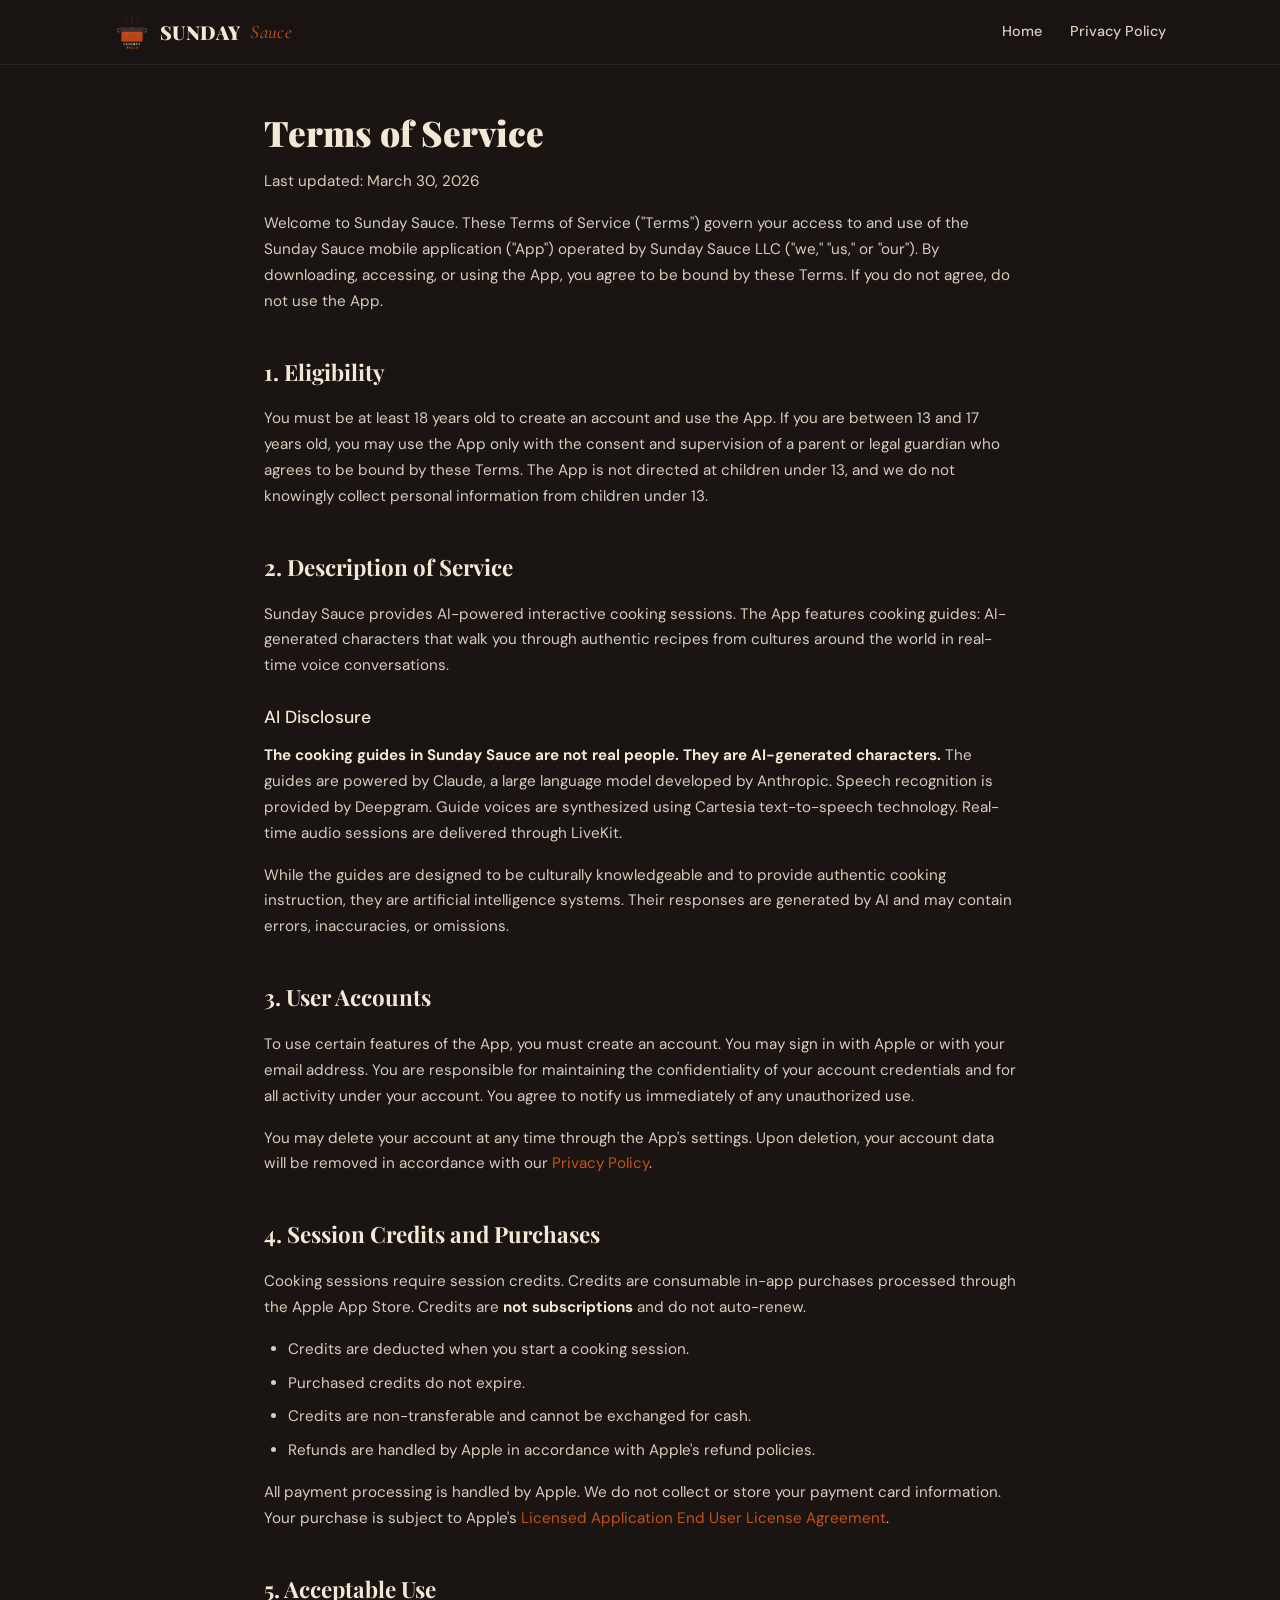
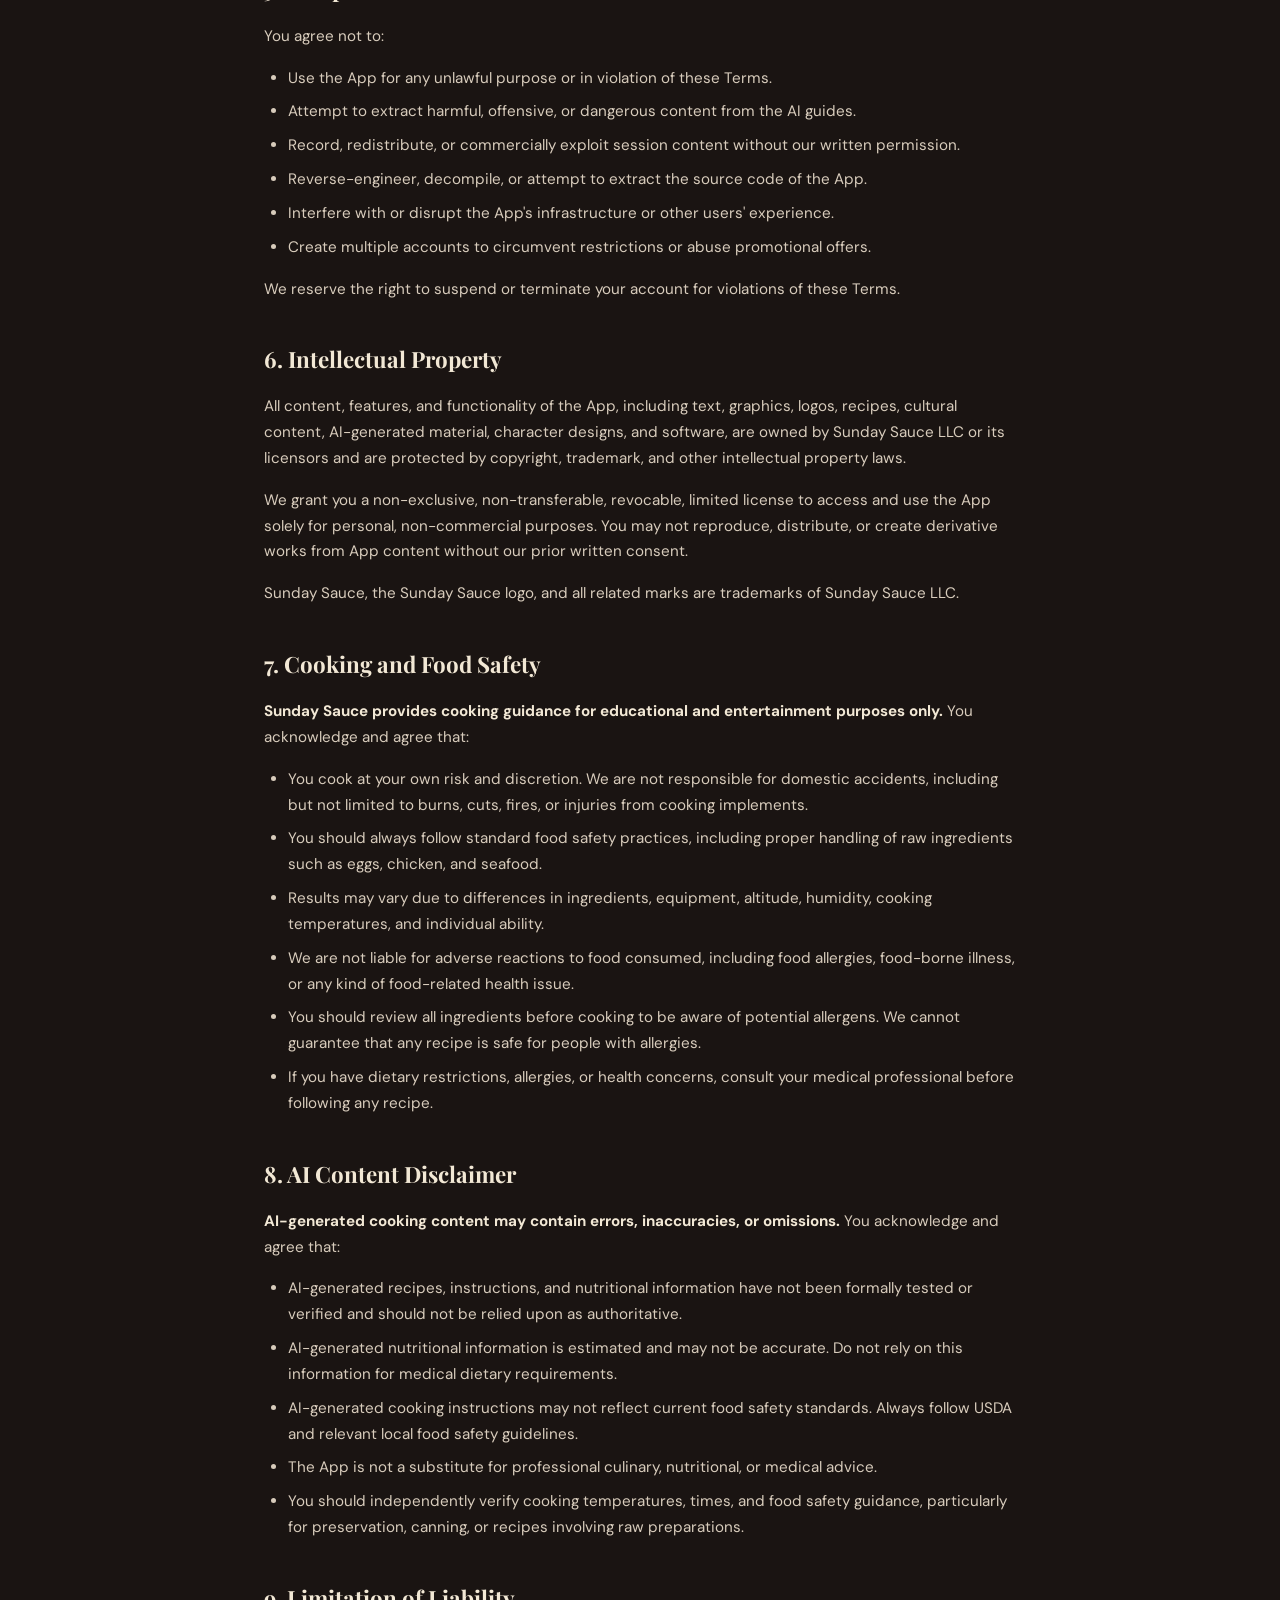
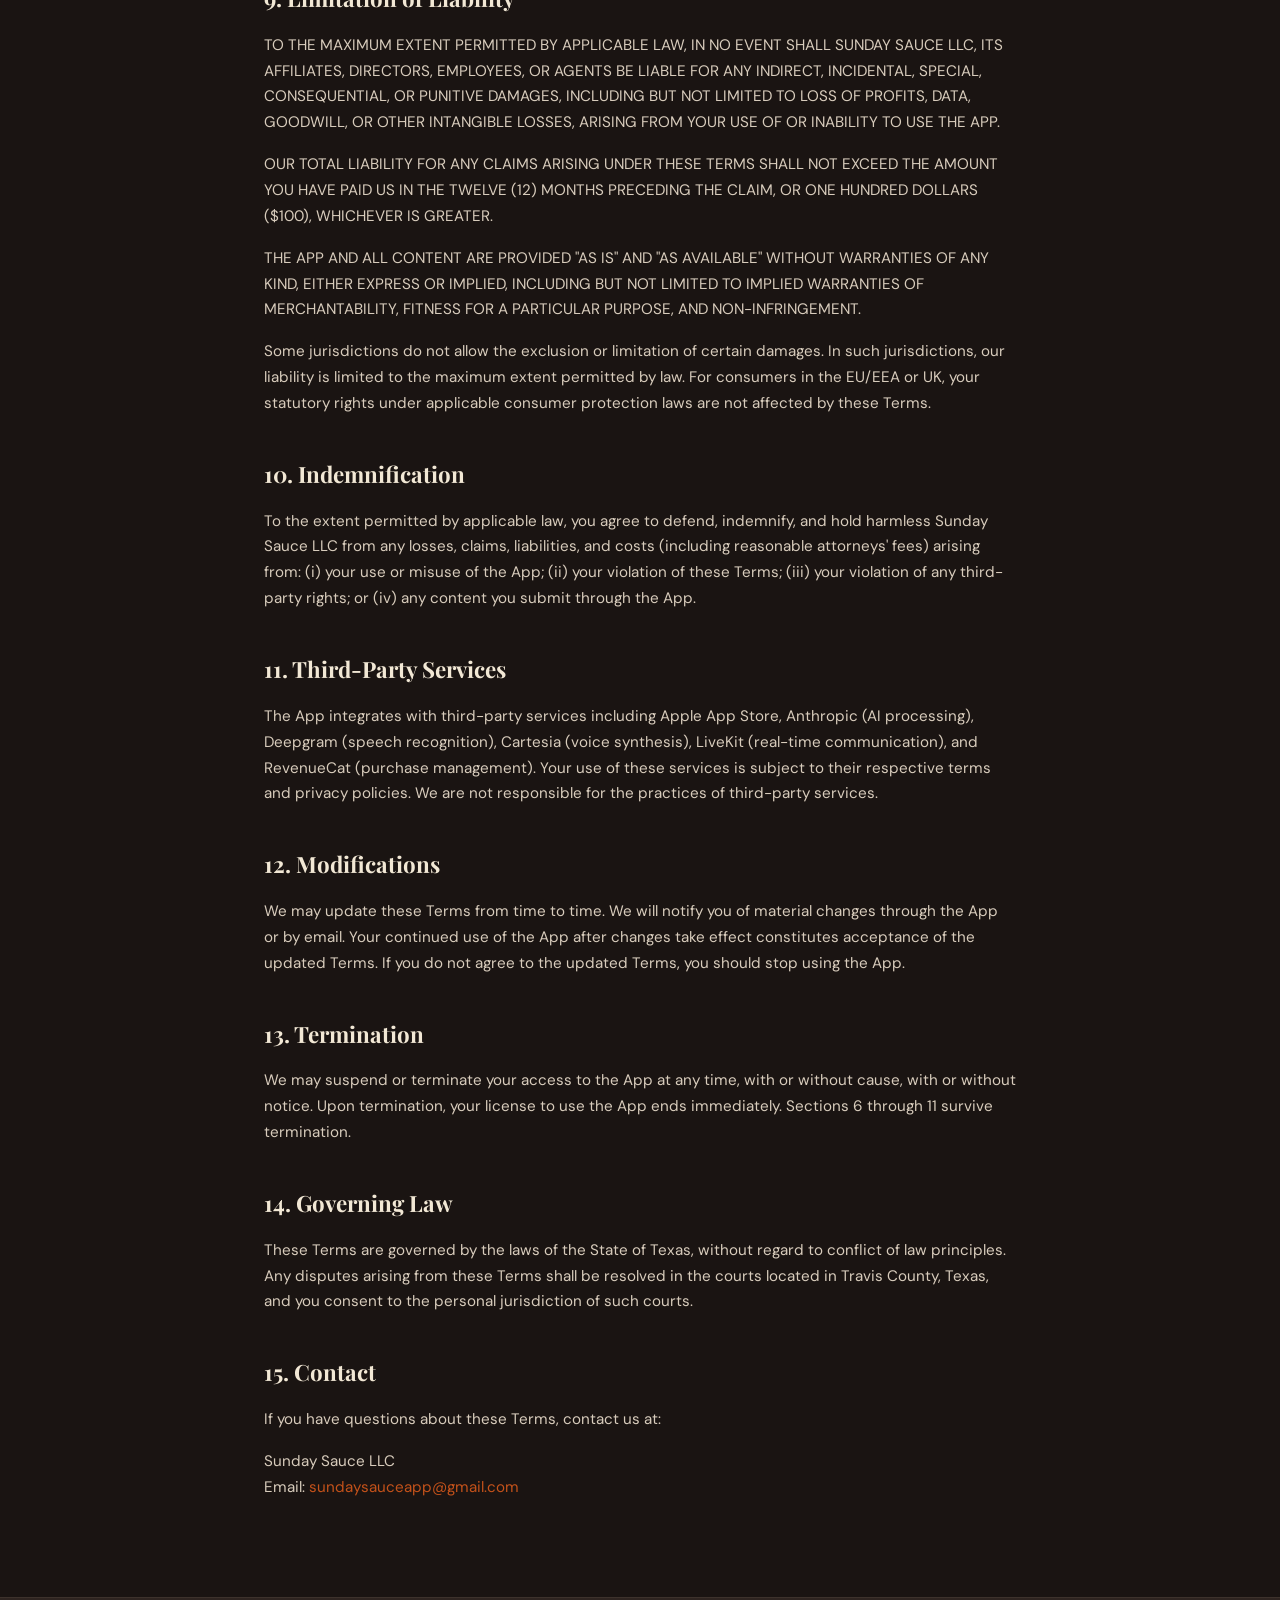
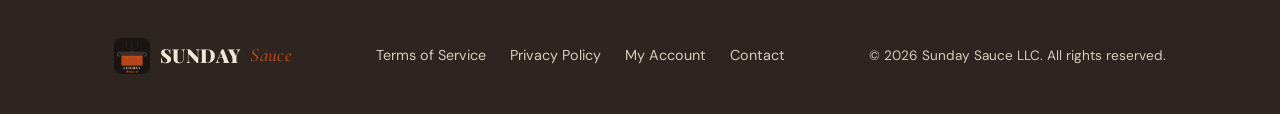
<file: terms.html>
<!DOCTYPE html>
<html lang="en">
<head>
  <meta charset="UTF-8">
  <meta name="viewport" content="width=device-width, initial-scale=1.0">
  <title>Terms of Service | Sunday Sauce</title>
  <meta name="description" content="Terms of Service for Sunday Sauce, the AI-guided cultural cooking app.">
  <link rel="canonical" href="https://sundaysauce.app/terms.html">
  <meta name="robots" content="noindex">
  <link rel="icon" type="image/png" href="assets/icon.png">
  <link rel="stylesheet" href="css/styles.css">
</head>
<body>

  <header class="site-header">
    <div class="container header-inner">
      <a href="/" class="logo"><img src="assets/logo.png" alt="Sunday Sauce logo">SUNDAY <span>Sauce</span></a>
      <input type="checkbox" id="nav-toggle" class="nav-toggle" aria-label="Toggle navigation">
      <label for="nav-toggle" class="nav-toggle-label"><span></span></label>
      <nav class="nav-links">
        <a href="/">Home</a>
        <a href="privacy.html">Privacy Policy</a>
      </nav>
    </div>
  </header>

  <main class="legal-page">

    <h1>Terms of Service</h1>
    <p class="legal-date">Last updated: March 30, 2026</p>

    <p>Welcome to Sunday Sauce. These Terms of Service ("Terms") govern your access to and use of the Sunday Sauce mobile application ("App") operated by Sunday Sauce LLC ("we," "us," or "our"). By downloading, accessing, or using the App, you agree to be bound by these Terms. If you do not agree, do not use the App.</p>

    <h2>1. Eligibility</h2>
    <p>You must be at least 18 years old to create an account and use the App. If you are between 13 and 17 years old, you may use the App only with the consent and supervision of a parent or legal guardian who agrees to be bound by these Terms. The App is not directed at children under 13, and we do not knowingly collect personal information from children under 13.</p>

    <h2>2. Description of Service</h2>
    <p>Sunday Sauce provides AI-powered interactive cooking sessions. The App features cooking guides: AI-generated characters that walk you through authentic recipes from cultures around the world in real-time voice conversations.</p>

    <h3>AI Disclosure</h3>
    <p><strong>The cooking guides in Sunday Sauce are not real people. They are AI-generated characters.</strong> The guides are powered by Claude, a large language model developed by Anthropic. Speech recognition is provided by Deepgram. Guide voices are synthesized using Cartesia text-to-speech technology. Real-time audio sessions are delivered through LiveKit.</p>
    <p>While the guides are designed to be culturally knowledgeable and to provide authentic cooking instruction, they are artificial intelligence systems. Their responses are generated by AI and may contain errors, inaccuracies, or omissions.</p>

    <h2>3. User Accounts</h2>
    <p>To use certain features of the App, you must create an account. You may sign in with Apple or with your email address. You are responsible for maintaining the confidentiality of your account credentials and for all activity under your account. You agree to notify us immediately of any unauthorized use.</p>
    <p>You may delete your account at any time through the App's settings. Upon deletion, your account data will be removed in accordance with our <a href="privacy.html">Privacy Policy</a>.</p>

    <h2>4. Session Credits and Purchases</h2>
    <p>Cooking sessions require session credits. Credits are consumable in-app purchases processed through the Apple App Store. Credits are <strong>not subscriptions</strong> and do not auto-renew.</p>
    <ul>
      <li>Credits are deducted when you start a cooking session.</li>
      <li>Purchased credits do not expire.</li>
      <li>Credits are non-transferable and cannot be exchanged for cash.</li>
      <li>Refunds are handled by Apple in accordance with Apple's refund policies.</li>
    </ul>
    <p>All payment processing is handled by Apple. We do not collect or store your payment card information. Your purchase is subject to Apple's <a href="https://www.apple.com/legal/internet-services/itunes/dev/stdeula/" rel="noopener">Licensed Application End User License Agreement</a>.</p>

    <h2>5. Acceptable Use</h2>
    <p>You agree not to:</p>
    <ul>
      <li>Use the App for any unlawful purpose or in violation of these Terms.</li>
      <li>Attempt to extract harmful, offensive, or dangerous content from the AI guides.</li>
      <li>Record, redistribute, or commercially exploit session content without our written permission.</li>
      <li>Reverse-engineer, decompile, or attempt to extract the source code of the App.</li>
      <li>Interfere with or disrupt the App's infrastructure or other users' experience.</li>
      <li>Create multiple accounts to circumvent restrictions or abuse promotional offers.</li>
    </ul>
    <p>We reserve the right to suspend or terminate your account for violations of these Terms.</p>

    <h2>6. Intellectual Property</h2>
    <p>All content, features, and functionality of the App, including text, graphics, logos, recipes, cultural content, AI-generated material, character designs, and software, are owned by Sunday Sauce LLC or its licensors and are protected by copyright, trademark, and other intellectual property laws.</p>
    <p>We grant you a non-exclusive, non-transferable, revocable, limited license to access and use the App solely for personal, non-commercial purposes. You may not reproduce, distribute, or create derivative works from App content without our prior written consent.</p>
    <p>Sunday Sauce, the Sunday Sauce logo, and all related marks are trademarks of Sunday Sauce LLC.</p>

    <h2>7. Cooking and Food Safety</h2>
    <p><strong>Sunday Sauce provides cooking guidance for educational and entertainment purposes only.</strong> You acknowledge and agree that:</p>
    <ul>
      <li>You cook at your own risk and discretion. We are not responsible for domestic accidents, including but not limited to burns, cuts, fires, or injuries from cooking implements.</li>
      <li>You should always follow standard food safety practices, including proper handling of raw ingredients such as eggs, chicken, and seafood.</li>
      <li>Results may vary due to differences in ingredients, equipment, altitude, humidity, cooking temperatures, and individual ability.</li>
      <li>We are not liable for adverse reactions to food consumed, including food allergies, food-borne illness, or any kind of food-related health issue.</li>
      <li>You should review all ingredients before cooking to be aware of potential allergens. We cannot guarantee that any recipe is safe for people with allergies.</li>
      <li>If you have dietary restrictions, allergies, or health concerns, consult your medical professional before following any recipe.</li>
    </ul>

    <h2>8. AI Content Disclaimer</h2>
    <p><strong>AI-generated cooking content may contain errors, inaccuracies, or omissions.</strong> You acknowledge and agree that:</p>
    <ul>
      <li>AI-generated recipes, instructions, and nutritional information have not been formally tested or verified and should not be relied upon as authoritative.</li>
      <li>AI-generated nutritional information is estimated and may not be accurate. Do not rely on this information for medical dietary requirements.</li>
      <li>AI-generated cooking instructions may not reflect current food safety standards. Always follow USDA and relevant local food safety guidelines.</li>
      <li>The App is not a substitute for professional culinary, nutritional, or medical advice.</li>
      <li>You should independently verify cooking temperatures, times, and food safety guidance, particularly for preservation, canning, or recipes involving raw preparations.</li>
    </ul>

    <h2>9. Limitation of Liability</h2>
    <p>TO THE MAXIMUM EXTENT PERMITTED BY APPLICABLE LAW, IN NO EVENT SHALL SUNDAY SAUCE LLC, ITS AFFILIATES, DIRECTORS, EMPLOYEES, OR AGENTS BE LIABLE FOR ANY INDIRECT, INCIDENTAL, SPECIAL, CONSEQUENTIAL, OR PUNITIVE DAMAGES, INCLUDING BUT NOT LIMITED TO LOSS OF PROFITS, DATA, GOODWILL, OR OTHER INTANGIBLE LOSSES, ARISING FROM YOUR USE OF OR INABILITY TO USE THE APP.</p>
    <p>OUR TOTAL LIABILITY FOR ANY CLAIMS ARISING UNDER THESE TERMS SHALL NOT EXCEED THE AMOUNT YOU HAVE PAID US IN THE TWELVE (12) MONTHS PRECEDING THE CLAIM, OR ONE HUNDRED DOLLARS ($100), WHICHEVER IS GREATER.</p>
    <p>THE APP AND ALL CONTENT ARE PROVIDED "AS IS" AND "AS AVAILABLE" WITHOUT WARRANTIES OF ANY KIND, EITHER EXPRESS OR IMPLIED, INCLUDING BUT NOT LIMITED TO IMPLIED WARRANTIES OF MERCHANTABILITY, FITNESS FOR A PARTICULAR PURPOSE, AND NON-INFRINGEMENT.</p>
    <p>Some jurisdictions do not allow the exclusion or limitation of certain damages. In such jurisdictions, our liability is limited to the maximum extent permitted by law. For consumers in the EU/EEA or UK, your statutory rights under applicable consumer protection laws are not affected by these Terms.</p>

    <h2>10. Indemnification</h2>
    <p>To the extent permitted by applicable law, you agree to defend, indemnify, and hold harmless Sunday Sauce LLC from any losses, claims, liabilities, and costs (including reasonable attorneys' fees) arising from: (i) your use or misuse of the App; (ii) your violation of these Terms; (iii) your violation of any third-party rights; or (iv) any content you submit through the App.</p>

    <h2>11. Third-Party Services</h2>
    <p>The App integrates with third-party services including Apple App Store, Anthropic (AI processing), Deepgram (speech recognition), Cartesia (voice synthesis), LiveKit (real-time communication), and RevenueCat (purchase management). Your use of these services is subject to their respective terms and privacy policies. We are not responsible for the practices of third-party services.</p>

    <h2>12. Modifications</h2>
    <p>We may update these Terms from time to time. We will notify you of material changes through the App or by email. Your continued use of the App after changes take effect constitutes acceptance of the updated Terms. If you do not agree to the updated Terms, you should stop using the App.</p>

    <h2>13. Termination</h2>
    <p>We may suspend or terminate your access to the App at any time, with or without cause, with or without notice. Upon termination, your license to use the App ends immediately. Sections 6 through 11 survive termination.</p>

    <h2>14. Governing Law</h2>
    <p>These Terms are governed by the laws of the State of Texas, without regard to conflict of law principles. Any disputes arising from these Terms shall be resolved in the courts located in Travis County, Texas, and you consent to the personal jurisdiction of such courts.</p>

    <h2>15. Contact</h2>
    <p>If you have questions about these Terms, contact us at:</p>
    <p>
      Sunday Sauce LLC<br>
      Email: <a href="mailto:sundaysauceapp@gmail.com">sundaysauceapp@gmail.com</a>
    </p>

  </main>

  <footer class="site-footer">
    <div class="container footer-inner">
      <span class="logo"><img src="assets/logo.png" alt="Sunday Sauce logo">SUNDAY <span>Sauce</span></span>
      <nav class="footer-links">
        <a href="terms.html">Terms of Service</a>
        <a href="privacy.html">Privacy Policy</a>
        <a href="account.html">My Account</a>
        <a href="mailto:sundaysauceapp@gmail.com">Contact</a>
      </nav>
      <span class="footer-copy">&copy; 2026 Sunday Sauce LLC. All rights reserved.</span>
    </div>
  </footer>

</body>
</html>
</file>
<file: css/styles.css>
@import url('https://fonts.googleapis.com/css2?family=Playfair+Display:wght@700;900&family=Cormorant+Garamond:ital,wght@1,300;1,400&family=DM+Sans:wght@400;500&display=swap');

/* ── Reset ── */
*, *::before, *::after { box-sizing: border-box; margin: 0; padding: 0; }
html { scroll-behavior: smooth; }
body { font-family: 'DM Sans', sans-serif; font-weight: 400; color: #F2E8D5; background-color: #1A1412; line-height: 1.6; -webkit-font-smoothing: antialiased; }
a { color: #C4521A; text-decoration: none; transition: color 0.2s; }
a:hover { color: #D4982B; }
img { max-width: 100%; display: block; }
ul { list-style: none; }

/* ── Variables ── */
:root {
  --char: #1A1412;
  --smoke: #2E2420;
  --terracotta: #C4521A;
  --saffron: #D4982B;
  --parchment: #F2E8D5;
  --cream: #FAF5EA;
  --burgundy: #4A1525;
  --wine: #6B2035;
  --ash: #D8CCBC;
  --surface: #3D322C;
}

/* ── Typography ── */
.display { font-family: 'Playfair Display', serif; font-weight: 900; }
.heading { font-family: 'Playfair Display', serif; font-weight: 700; }
.story   { font-family: 'Cormorant Garamond', serif; font-style: italic; font-weight: 300; }
.body    { font-family: 'DM Sans', sans-serif; font-weight: 400; }
.label   { font-family: 'DM Sans', sans-serif; font-weight: 500; }

/* ── Layout ── */
.container { max-width: 1100px; margin: 0 auto; padding: 0 24px; }
.section { padding: 80px 0; }

/* ── Header ── */
.site-header {
  position: sticky;
  top: 0;
  z-index: 100;
  background: #1A1412ee;
  backdrop-filter: blur(12px);
  -webkit-backdrop-filter: blur(12px);
  border-bottom: 1px solid #2E2420;
}
.header-inner {
  display: flex;
  align-items: center;
  justify-content: space-between;
  height: 64px;
}
.logo {
  display: inline-flex;
  align-items: center;
  gap: 10px;
  font-family: 'Playfair Display', serif;
  font-weight: 900;
  font-size: 1.2rem;
  color: var(--parchment);
  letter-spacing: 0.02em;
}
.logo img { height: 36px; width: 36px; border-radius: 6px; }
.logo span { color: var(--terracotta); font-style: italic; font-family: 'Cormorant Garamond', serif; font-weight: 400; }
.nav-links { display: flex; gap: 28px; align-items: center; }
.nav-links a { color: var(--ash); font-size: 0.9rem; font-weight: 500; }
.nav-links a:hover { color: var(--parchment); }

/* Mobile nav toggle */
.nav-toggle { display: none; }
.nav-toggle-label {
  display: none;
  cursor: pointer;
  width: 28px;
  height: 20px;
  position: relative;
}
.nav-toggle-label span,
.nav-toggle-label span::before,
.nav-toggle-label span::after {
  display: block;
  width: 100%;
  height: 2px;
  background: var(--parchment);
  position: absolute;
  transition: 0.3s;
}
.nav-toggle-label span { top: 9px; }
.nav-toggle-label span::before { content: ''; top: -7px; }
.nav-toggle-label span::after { content: ''; top: 7px; }

/* ── Buttons ── */
.btn-primary {
  display: inline-block;
  padding: 14px 32px;
  background: var(--terracotta);
  color: var(--cream);
  font-family: 'DM Sans', sans-serif;
  font-weight: 500;
  font-size: 1rem;
  border-radius: 8px;
  border: none;
  cursor: pointer;
  transition: background 0.2s, transform 0.15s;
}
.btn-primary:hover { background: #A84215; color: var(--cream); transform: translateY(-1px); }
.btn-secondary {
  display: inline-block;
  padding: 14px 32px;
  background: transparent;
  color: var(--parchment);
  font-family: 'DM Sans', sans-serif;
  font-weight: 500;
  font-size: 1rem;
  border-radius: 8px;
  border: 1px solid var(--ash);
  cursor: pointer;
  transition: border-color 0.2s;
}
.btn-secondary:hover { border-color: var(--parchment); color: var(--parchment); }

/* ── Hero ── */
.hero {
  padding: 120px 0 100px;
  text-align: center;
}
.hero h1 {
  font-family: 'Playfair Display', serif;
  font-weight: 900;
  font-size: 4rem;
  line-height: 1.1;
  color: var(--parchment);
  margin-bottom: 24px;
}
.hero h1 em {
  color: var(--terracotta);
  font-style: italic;
  font-family: 'Cormorant Garamond', serif;
  font-weight: 400;
}
.hero-sub {
  font-family: 'Cormorant Garamond', serif;
  font-style: italic;
  font-weight: 300;
  font-size: 1.5rem;
  color: var(--ash);
  max-width: 600px;
  margin: 0 auto 40px;
  line-height: 1.5;
}
.hero-actions { display: flex; gap: 16px; justify-content: center; flex-wrap: wrap; }

/* ── Features ── */
.features-grid {
  display: grid;
  grid-template-columns: repeat(3, 1fr);
  gap: 32px;
}
.feature-card {
  background: var(--smoke);
  border-radius: 12px;
  padding: 32px;
  border: 1px solid var(--surface);
}
.feature-card .icon {
  font-size: 1.5rem;
  margin-bottom: 16px;
}
.feature-card h3 {
  font-family: 'Playfair Display', serif;
  font-weight: 700;
  font-size: 1.2rem;
  margin-bottom: 12px;
  color: var(--parchment);
}
.feature-card p {
  color: var(--ash);
  font-size: 0.95rem;
  line-height: 1.6;
}

/* ── How It Works ── */
.steps-grid {
  display: grid;
  grid-template-columns: repeat(3, 1fr);
  gap: 40px;
  text-align: center;
}
.step-number {
  display: inline-flex;
  align-items: center;
  justify-content: center;
  width: 48px;
  height: 48px;
  border-radius: 50%;
  background: var(--wine);
  color: var(--parchment);
  font-family: 'Playfair Display', serif;
  font-weight: 700;
  font-size: 1.2rem;
  margin-bottom: 20px;
}
.step h3 {
  font-family: 'Playfair Display', serif;
  font-weight: 700;
  font-size: 1.1rem;
  margin-bottom: 12px;
  color: var(--parchment);
}
.step p {
  color: var(--ash);
  font-size: 0.95rem;
  line-height: 1.6;
}

/* ── Section titles ── */
.section-title {
  font-family: 'Playfair Display', serif;
  font-weight: 900;
  font-size: 2.4rem;
  text-align: center;
  margin-bottom: 16px;
  color: var(--parchment);
}
.section-subtitle {
  font-family: 'Cormorant Garamond', serif;
  font-style: italic;
  font-weight: 300;
  font-size: 1.25rem;
  text-align: center;
  color: var(--ash);
  margin-bottom: 56px;
}

/* ── Guides Grid ── */
.guides-grid {
  display: grid;
  grid-template-columns: repeat(2, 1fr);
  gap: 24px;
}
.guide-card {
  background: var(--smoke);
  border-radius: 12px;
  padding: 28px;
  border: 1px solid var(--surface);
  border-left: 4px solid;
  transition: transform 0.2s, box-shadow 0.2s;
}
.guide-card:hover {
  transform: translateY(-2px);
  box-shadow: 0 8px 24px rgba(0,0,0,0.3);
}
.guide-header {
  display: flex;
  align-items: baseline;
  gap: 10px;
  margin-bottom: 4px;
}
.guide-flag { font-size: 1.4rem; }
.guide-name {
  font-family: 'Playfair Display', serif;
  font-weight: 700;
  font-size: 1.2rem;
  color: var(--parchment);
}
.guide-location {
  color: var(--ash);
  font-size: 0.85rem;
  margin-bottom: 8px;
}
.guide-dish {
  font-family: 'Cormorant Garamond', serif;
  font-style: italic;
  font-weight: 400;
  font-size: 1.1rem;
  color: var(--saffron);
  margin-bottom: 12px;
}
.guide-bio {
  color: var(--ash);
  font-size: 0.9rem;
  line-height: 1.6;
}

/* ── CTA Section ── */
.cta-section {
  text-align: center;
  padding: 100px 0;
}
.cta-section h2 {
  font-family: 'Playfair Display', serif;
  font-weight: 900;
  font-size: 2.4rem;
  margin-bottom: 16px;
  color: var(--parchment);
}
.cta-section p {
  font-family: 'Cormorant Garamond', serif;
  font-style: italic;
  font-weight: 300;
  font-size: 1.25rem;
  color: var(--ash);
  margin-bottom: 32px;
}

/* ── QR Code ── */
.qr-block {
  margin-top: 48px;
}
.qr-code {
  width: 160px;
  height: 160px;
  margin: 0 auto;
  background: #fff;
  border-radius: 12px;
  padding: 12px;
}
.qr-hint {
  font-family: 'DM Sans', sans-serif !important;
  font-style: normal !important;
  font-weight: 400 !important;
  font-size: 0.85rem !important;
  color: var(--ash) !important;
  margin-top: 12px !important;
  margin-bottom: 0 !important;
}

/* ── Footer ── */
.site-footer {
  background: var(--smoke);
  border-top: 1px solid var(--surface);
  padding: 40px 0;
}
.footer-inner {
  display: flex;
  align-items: center;
  justify-content: space-between;
  flex-wrap: wrap;
  gap: 16px;
}
.footer-links { display: flex; gap: 24px; }
.footer-links a { color: var(--ash); font-size: 0.9rem; }
.footer-links a:hover { color: var(--parchment); }
.footer-copy { color: var(--ash); font-size: 0.85rem; }

/* ── Legal Pages ── */
.legal-page {
  max-width: 800px;
  margin: 0 auto;
  padding: 40px 24px 80px;
}
.legal-page h1 {
  font-family: 'Playfair Display', serif;
  font-weight: 900;
  font-size: 2.2rem;
  margin-bottom: 8px;
  color: var(--parchment);
}
.legal-date {
  color: var(--ash);
  font-size: 0.9rem;
  margin-bottom: 40px;
}
.legal-page h2 {
  font-family: 'Playfair Display', serif;
  font-weight: 700;
  font-size: 1.4rem;
  margin: 40px 0 16px;
  color: var(--parchment);
}
.legal-page h3 {
  font-family: 'DM Sans', sans-serif;
  font-weight: 500;
  font-size: 1.1rem;
  margin: 24px 0 12px;
  color: var(--parchment);
}
.legal-page p {
  color: var(--ash);
  font-size: 0.95rem;
  line-height: 1.7;
  margin-bottom: 16px;
}
.legal-page ul {
  color: var(--ash);
  font-size: 0.95rem;
  line-height: 1.7;
  margin-bottom: 16px;
  padding-left: 24px;
  list-style: disc;
}
.legal-page li { margin-bottom: 8px; }
.legal-page strong { color: var(--parchment); }

/* ── Responsive ── */
@media (max-width: 768px) {
  .hero { padding: 80px 0 60px; }
  .hero h1 { font-size: 2.8rem; }
  .hero-sub { font-size: 1.25rem; }
  .features-grid { grid-template-columns: 1fr; }
  .steps-grid { grid-template-columns: 1fr; gap: 32px; }
  .guides-grid { grid-template-columns: 1fr; }
  .section { padding: 56px 0; }
  .section-title { font-size: 2rem; }
  .footer-inner { flex-direction: column; text-align: center; }

  .nav-toggle-label { display: block; }
  .nav-links {
    position: absolute;
    top: 64px;
    left: 0;
    right: 0;
    background: var(--char);
    border-bottom: 1px solid var(--surface);
    flex-direction: column;
    padding: 20px;
    gap: 16px;
    display: none;
  }
  .nav-toggle:checked ~ .nav-links { display: flex; }
  .nav-toggle:checked ~ .nav-toggle-label span { background: transparent; }
  .nav-toggle:checked ~ .nav-toggle-label span::before { top: 0; transform: rotate(45deg); }
  .nav-toggle:checked ~ .nav-toggle-label span::after { top: 0; transform: rotate(-45deg); }
}

@media (max-width: 480px) {
  .hero h1 { font-size: 2.2rem; }
  .hero-sub { font-size: 1.1rem; }
  .btn-primary, .btn-secondary { padding: 12px 24px; font-size: 0.9rem; }
  .section-title { font-size: 1.6rem; }
  .guide-card { padding: 20px; }
}
</file>
